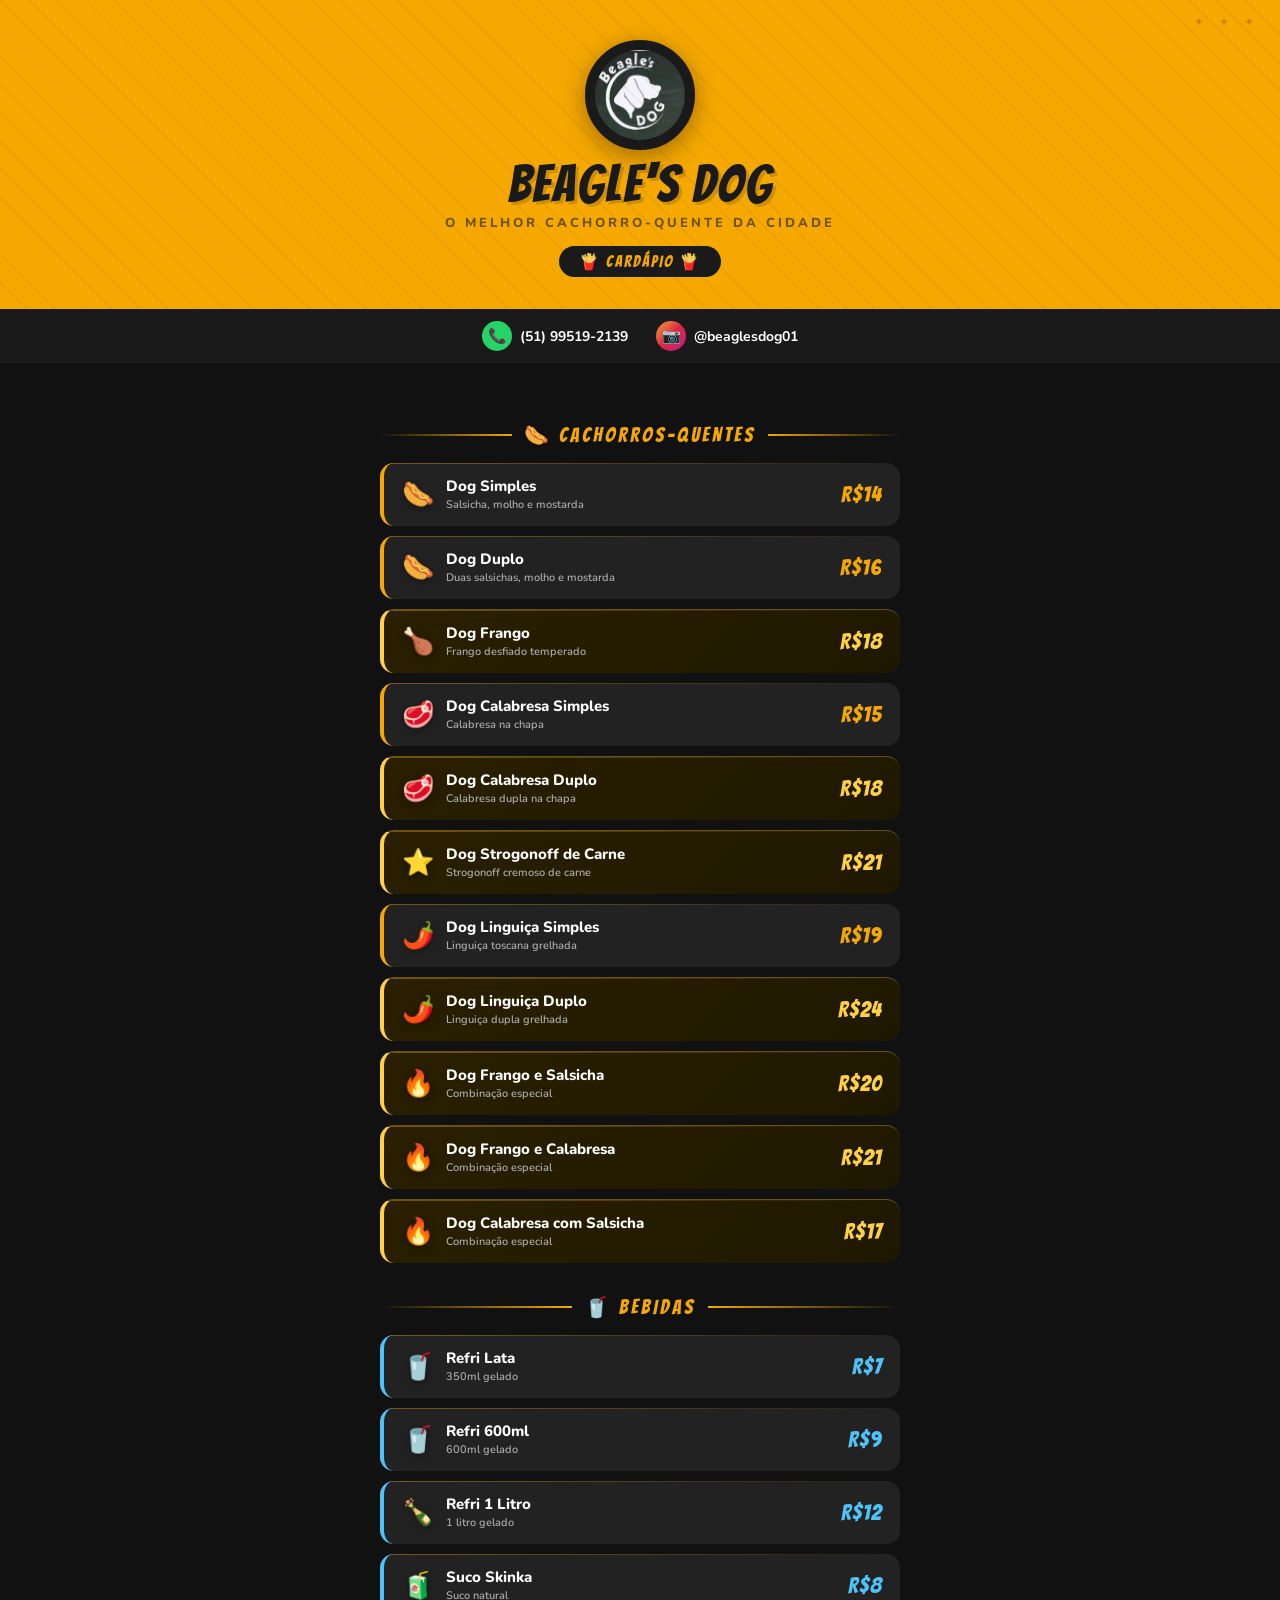
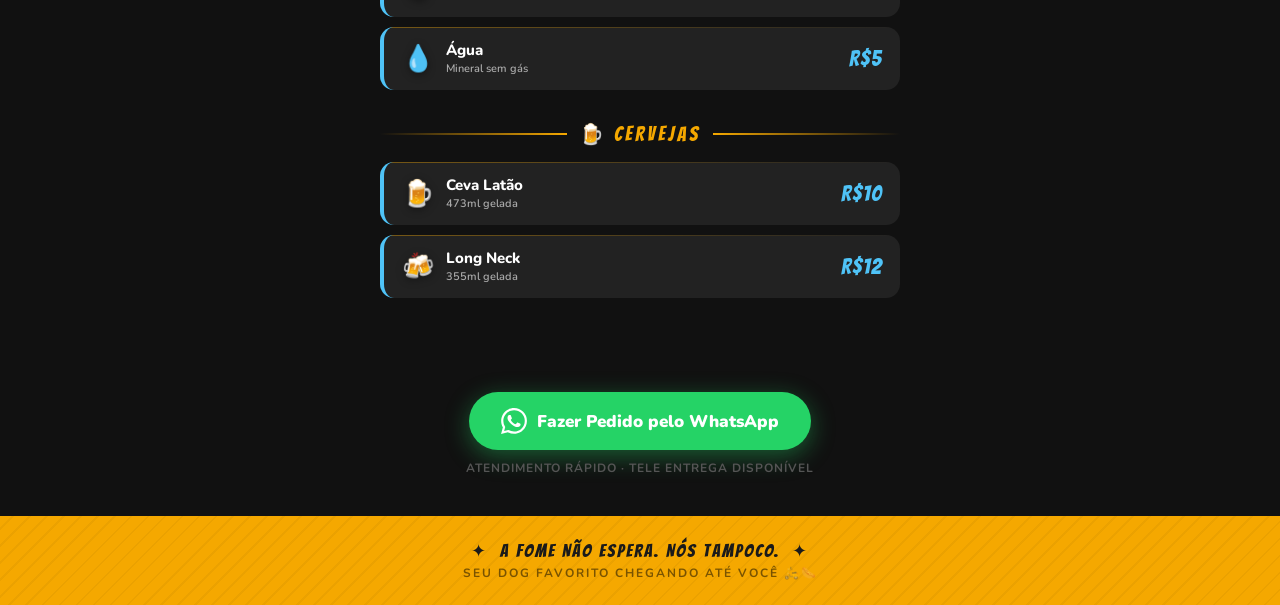
<file: projetos/beagles-dog-cardapio (1).html>
<!DOCTYPE html>
<html lang="pt-BR">
<head>
<meta charset="UTF-8">
<meta name="viewport" content="width=device-width, initial-scale=1.0">
<title>Cardápio – Beagle's Dog</title>
<link href="https://fonts.googleapis.com/css2?family=Bangers&family=Nunito:wght@400;600;700;800;900&display=swap" rel="stylesheet">
<style>
  :root {
    --yellow: #F5A800;
    --yellow-light: #FFD147;
    --black: #1A1A1A;
    --dark: #111111;
    --white: #FFFFFF;
    --cream: #FFF8E7;
    --red: #E63329;
  }

  * { margin: 0; padding: 0; box-sizing: border-box; }

  body {
    background: var(--dark);
    font-family: 'Nunito', sans-serif;
    min-height: 100vh;
    overflow-x: hidden;
  }

  /* ── HERO ── */
  .hero {
    background: var(--yellow);
    position: relative;
    overflow: hidden;
    padding: 40px 24px 32px;
    text-align: center;
  }

  .hero::before {
    content: '';
    position: absolute;
    inset: 0;
    background: repeating-linear-gradient(
      45deg,
      transparent,
      transparent 18px,
      rgba(0,0,0,0.04) 18px,
      rgba(0,0,0,0.04) 20px
    );
  }

  /* starburst decorations */
  .hero::after {
    content: '✦ ✦ ✦';
    position: absolute;
    top: 14px;
    right: 20px;
    font-size: 12px;
    color: rgba(0,0,0,0.2);
    letter-spacing: 6px;
  }

  .logo-wrap {
    position: relative;
    display: inline-block;
    margin-bottom: 10px;
  }

  .logo-circle {
    width: 110px;
    height: 110px;
    border-radius: 50%;
    border: 4px solid var(--black);
    background: var(--black);
    display: flex;
    align-items: center;
    justify-content: center;
    margin: 0 auto;
    box-shadow: 0 6px 24px rgba(0,0,0,0.35);
    overflow: hidden;
  }

  /* SVG beagle logo recreation */
  .logo-svg {
    width: 80px;
    height: 80px;
  }

  .brand-name {
    font-family: 'Bangers', cursive;
    font-size: 52px;
    letter-spacing: 2px;
    color: var(--black);
    line-height: 1;
    margin-top: 8px;
    text-shadow: 3px 3px 0 rgba(0,0,0,0.15);
  }

  .brand-tagline {
    font-size: 13px;
    font-weight: 800;
    text-transform: uppercase;
    letter-spacing: 3px;
    color: var(--black);
    opacity: 0.6;
    margin-top: 4px;
  }

  .badge {
    display: inline-block;
    background: var(--black);
    color: var(--yellow);
    font-family: 'Bangers', cursive;
    font-size: 16px;
    letter-spacing: 2px;
    padding: 6px 20px;
    border-radius: 50px;
    margin-top: 14px;
  }

  /* ── CONTACT BAR ── */
  .contact-bar {
    background: var(--black);
    display: flex;
    align-items: center;
    justify-content: center;
    gap: 28px;
    padding: 12px 20px;
    flex-wrap: wrap;
  }

  .contact-item {
    display: flex;
    align-items: center;
    gap: 8px;
    color: var(--white);
    font-weight: 700;
    font-size: 14px;
    text-decoration: none;
  }

  .contact-item .icon {
    width: 30px;
    height: 30px;
    border-radius: 50%;
    display: flex;
    align-items: center;
    justify-content: center;
    font-size: 15px;
    flex-shrink: 0;
  }

  .icon-phone { background: #25D366; }
  .icon-insta { background: linear-gradient(135deg, #f09433, #e6683c, #dc2743, #cc2366, #bc1888); }

  /* ── MENU BODY ── */
  .menu-body {
    padding: 28px 20px 60px;
    max-width: 560px;
    margin: 0 auto;
  }

  /* category label */
  .cat-label {
    display: flex;
    align-items: center;
    gap: 12px;
    margin: 32px 0 16px;
  }

  .cat-label::before,
  .cat-label::after {
    content: '';
    flex: 1;
    height: 2px;
    background: linear-gradient(to right, transparent, var(--yellow));
  }
  .cat-label::after {
    background: linear-gradient(to left, transparent, var(--yellow));
  }

  .cat-label span {
    font-family: 'Bangers', cursive;
    font-size: 20px;
    letter-spacing: 3px;
    color: var(--yellow);
    white-space: nowrap;
  }

  /* item card */
  .item {
    display: flex;
    align-items: center;
    justify-content: space-between;
    background: #222;
    border-radius: 14px;
    padding: 14px 18px;
    margin-bottom: 10px;
    border-left: 4px solid var(--yellow);
    transition: transform 0.15s, box-shadow 0.15s;
    position: relative;
    overflow: hidden;
  }

  .item::before {
    content: '';
    position: absolute;
    top: 0; left: 0; right: 0;
    height: 1px;
    background: linear-gradient(to right, var(--yellow), transparent);
    opacity: 0.4;
  }

  .item:hover {
    transform: translateX(4px);
    box-shadow: -4px 0 16px rgba(245,168,0,0.25);
  }

  .item-left {
    display: flex;
    align-items: center;
    gap: 12px;
  }

  .item-emoji {
    font-size: 26px;
    filter: drop-shadow(0 2px 4px rgba(0,0,0,0.4));
    flex-shrink: 0;
  }

  .item-name {
    font-size: 15px;
    font-weight: 800;
    color: var(--white);
    line-height: 1.2;
  }

  .item-desc {
    font-size: 11px;
    color: #aaa;
    font-weight: 600;
    margin-top: 2px;
  }

  .item-price {
    font-family: 'Bangers', cursive;
    font-size: 22px;
    color: var(--yellow);
    letter-spacing: 1px;
    white-space: nowrap;
  }

  /* highlight card (featured) */
  .item.featured {
    background: linear-gradient(135deg, #2a1f00, #1f1800);
    border-left-color: var(--yellow-light);
    border-top: 1px solid rgba(255,209,71,0.3);
  }

  .item.featured .item-price {
    color: var(--yellow-light);
  }

  /* bebidas style */
  .item.drink {
    border-left-color: #4fc3f7;
  }
  .item.drink .item-price {
    color: #4fc3f7;
  }

  /* ── FOOTER ── */
  .footer {
    background: var(--yellow);
    text-align: center;
    padding: 24px 20px;
    position: relative;
    overflow: hidden;
  }

  .footer::before {
    content: '';
    position: absolute;
    inset: 0;
    background: repeating-linear-gradient(
      -45deg,
      transparent,
      transparent 10px,
      rgba(0,0,0,0.04) 10px,
      rgba(0,0,0,0.04) 12px
    );
  }

  .footer-txt {
    position: relative;
    font-family: 'Bangers', cursive;
    font-size: 18px;
    letter-spacing: 2px;
    color: var(--black);
  }

  .footer-sub {
    position: relative;
    font-size: 12px;
    font-weight: 700;
    color: rgba(0,0,0,0.5);
    margin-top: 4px;
    text-transform: uppercase;
    letter-spacing: 2px;
  }

  .whatsapp-wrap {
    background: var(--dark);
    padding: 8px 20px 40px;
    text-align: center;
  }

  .whatsapp-btn {
    display: inline-flex;
    align-items: center;
    justify-content: center;
    gap: 10px;
    background: #25D366;
    color: white;
    font-family: 'Nunito', sans-serif;
    font-size: 17px;
    font-weight: 900;
    text-decoration: none;
    padding: 16px 32px;
    border-radius: 50px;
    margin-top: 16px;
    box-shadow: 0 6px 24px rgba(37,211,102,0.4);
    transition: transform 0.15s, box-shadow 0.15s;
    animation: pulse 2s infinite;
  }

  .whatsapp-btn:hover {
    transform: translateY(-3px);
    box-shadow: 0 10px 32px rgba(37,211,102,0.55);
  }

  .whatsapp-btn svg {
    width: 26px;
    height: 26px;
    flex-shrink: 0;
  }

  .whatsapp-hint {
    font-size: 12px;
    color: #555;
    margin-top: 10px;
    font-weight: 700;
    letter-spacing: 1px;
    text-transform: uppercase;
  }

  @keyframes pulse {
    0%, 100% { box-shadow: 0 6px 24px rgba(37,211,102,0.4); }
    50% { box-shadow: 0 6px 36px rgba(37,211,102,0.7); }
  }

  /* sparkle stars */
  .star {
    display: inline-block;
    animation: spin 4s linear infinite;
    font-size: 18px;
  }
  @keyframes spin {
    from { transform: rotate(0deg); }
    to   { transform: rotate(360deg); }
  }

  /* entrance animation */
  .item {
    animation: slideIn 0.4s ease both;
  }
  @keyframes slideIn {
    from { opacity: 0; transform: translateX(-16px); }
    to   { opacity: 1; transform: translateX(0); }
  }
  .item:nth-child(1)  { animation-delay: 0.05s; }
  .item:nth-child(2)  { animation-delay: 0.10s; }
  .item:nth-child(3)  { animation-delay: 0.15s; }
  .item:nth-child(4)  { animation-delay: 0.20s; }
  .item:nth-child(5)  { animation-delay: 0.25s; }
  .item:nth-child(6)  { animation-delay: 0.30s; }
  .item:nth-child(7)  { animation-delay: 0.35s; }
  .item:nth-child(8)  { animation-delay: 0.40s; }
  .item:nth-child(9)  { animation-delay: 0.45s; }
  .item:nth-child(10) { animation-delay: 0.50s; }
  .item:nth-child(11) { animation-delay: 0.55s; }
</style>
</head>
<body>

<!-- ── HERO ── -->
<div class="hero">
  <div class="logo-circle">
    <img src="[data-uri]" 
         alt="Beagle's Dog" style="width:90px;height:90px;object-fit:cover;border-radius:50%;"/>
  </div>
  <div class="brand-name">Beagle's Dog</div>
  <div class="brand-tagline">O melhor cachorro-quente da cidade</div>
  <div class="badge">🍟 CARDÁPIO 🍟</div>
</div>

<!-- ── CONTACT BAR ── -->
<div class="contact-bar">
  <a class="contact-item" href="tel:51995192139">
    <div class="icon icon-phone">📞</div>
    <span>(51) 99519-2139</span>
  </a>
  <a class="contact-item" href="https://instagram.com/beaglesdog01" target="_blank">
    <div class="icon icon-insta">📷</div>
    <span>@beaglesdog01</span>
  </a>
</div>

<!-- ── MENU ── -->
<div class="menu-body">

  <div class="cat-label"><span>🌭 CACHORROS-QUENTES</span></div>

  <div class="item">
    <div class="item-left">
      <span class="item-emoji">🌭</span>
      <div>
        <div class="item-name">Dog Simples</div>
        <div class="item-desc">Salsicha, molho e mostarda</div>
      </div>
    </div>
    <div class="item-price">R$14</div>
  </div>

  <div class="item">
    <div class="item-left">
      <span class="item-emoji">🌭</span>
      <div>
        <div class="item-name">Dog Duplo</div>
        <div class="item-desc">Duas salsichas, molho e mostarda</div>
      </div>
    </div>
    <div class="item-price">R$16</div>
  </div>

  <div class="item featured">
    <div class="item-left">
      <span class="item-emoji">🍗</span>
      <div>
        <div class="item-name">Dog Frango</div>
        <div class="item-desc">Frango desfiado temperado</div>
      </div>
    </div>
    <div class="item-price">R$18</div>
  </div>

  <div class="item">
    <div class="item-left">
      <span class="item-emoji">🥩</span>
      <div>
        <div class="item-name">Dog Calabresa Simples</div>
        <div class="item-desc">Calabresa na chapa</div>
      </div>
    </div>
    <div class="item-price">R$15</div>
  </div>

  <div class="item featured">
    <div class="item-left">
      <span class="item-emoji">🥩</span>
      <div>
        <div class="item-name">Dog Calabresa Duplo</div>
        <div class="item-desc">Calabresa dupla na chapa</div>
      </div>
    </div>
    <div class="item-price">R$18</div>
  </div>

  <div class="item featured">
    <div class="item-left">
      <span class="item-emoji">⭐</span>
      <div>
        <div class="item-name">Dog Strogonoff de Carne</div>
        <div class="item-desc">Strogonoff cremoso de carne</div>
      </div>
    </div>
    <div class="item-price">R$21</div>
  </div>

  <div class="item">
    <div class="item-left">
      <span class="item-emoji">🌶️</span>
      <div>
        <div class="item-name">Dog Linguiça Simples</div>
        <div class="item-desc">Linguiça toscana grelhada</div>
      </div>
    </div>
    <div class="item-price">R$19</div>
  </div>

  <div class="item featured">
    <div class="item-left">
      <span class="item-emoji">🌶️</span>
      <div>
        <div class="item-name">Dog Linguiça Duplo</div>
        <div class="item-desc">Linguiça dupla grelhada</div>
      </div>
    </div>
    <div class="item-price">R$24</div>
  </div>

  <div class="item featured">
    <div class="item-left">
      <span class="item-emoji">🔥</span>
      <div>
        <div class="item-name">Dog Frango e Salsicha</div>
        <div class="item-desc">Combinação especial</div>
      </div>
    </div>
    <div class="item-price">R$20</div>
  </div>

  <div class="item featured">
    <div class="item-left">
      <span class="item-emoji">🔥</span>
      <div>
        <div class="item-name">Dog Frango e Calabresa</div>
        <div class="item-desc">Combinação especial</div>
      </div>
    </div>
    <div class="item-price">R$21</div>
  </div>

  <div class="item featured">
    <div class="item-left">
      <span class="item-emoji">🔥</span>
      <div>
        <div class="item-name">Dog Calabresa com Salsicha</div>
        <div class="item-desc">Combinação especial</div>
      </div>
    </div>
    <div class="item-price">R$17</div>
  </div>

  <div class="cat-label"><span>🥤 BEBIDAS</span></div>

  <div class="item drink">
    <div class="item-left">
      <span class="item-emoji">🥤</span>
      <div>
        <div class="item-name">Refri Lata</div>
        <div class="item-desc">350ml gelado</div>
      </div>
    </div>
    <div class="item-price">R$7</div>
  </div>

  <div class="item drink">
    <div class="item-left">
      <span class="item-emoji">🥤</span>
      <div>
        <div class="item-name">Refri 600ml</div>
        <div class="item-desc">600ml gelado</div>
      </div>
    </div>
    <div class="item-price">R$9</div>
  </div>

  <div class="item drink">
    <div class="item-left">
      <span class="item-emoji">🍾</span>
      <div>
        <div class="item-name">Refri 1 Litro</div>
        <div class="item-desc">1 litro gelado</div>
      </div>
    </div>
    <div class="item-price">R$12</div>
  </div>

  <div class="item drink">
    <div class="item-left">
      <span class="item-emoji">🧃</span>
      <div>
        <div class="item-name">Suco Skinka</div>
        <div class="item-desc">Suco natural</div>
      </div>
    </div>
    <div class="item-price">R$8</div>
  </div>

  <div class="item drink">
    <div class="item-left">
      <span class="item-emoji">💧</span>
      <div>
        <div class="item-name">Água</div>
        <div class="item-desc">Mineral sem gás</div>
      </div>
    </div>
    <div class="item-price">R$5</div>
  </div>

  <div class="cat-label"><span>🍺 CERVEJAS</span></div>

  <div class="item drink">
    <div class="item-left">
      <span class="item-emoji">🍺</span>
      <div>
        <div class="item-name">Ceva Latão</div>
        <div class="item-desc">473ml gelada</div>
      </div>
    </div>
    <div class="item-price">R$10</div>
  </div>

  <div class="item drink">
    <div class="item-left">
      <span class="item-emoji">🍻</span>
      <div>
        <div class="item-name">Long Neck</div>
        <div class="item-desc">355ml gelada</div>
      </div>
    </div>
    <div class="item-price">R$12</div>
  </div>

</div>

<!-- ── WHATSAPP CTA ── -->
<div class="whatsapp-wrap">
  <a class="whatsapp-btn" href="https://wa.me/5551995192139?text=Olá!%20Gostaria%20de%20fazer%20um%20pedido%20🌭" target="_blank">
    <svg viewBox="0 0 24 24" fill="white" xmlns="http://www.w3.org/2000/svg">
      <path d="M17.472 14.382c-.297-.149-1.758-.867-2.03-.967-.273-.099-.471-.148-.67.15-.197.297-.767.966-.94 1.164-.173.199-.347.223-.644.075-.297-.15-1.255-.463-2.39-1.475-.883-.788-1.48-1.761-1.653-2.059-.173-.297-.018-.458.13-.606.134-.133.298-.347.446-.52.149-.174.198-.298.298-.497.099-.198.05-.371-.025-.52-.075-.149-.669-1.612-.916-2.207-.242-.579-.487-.5-.669-.51-.173-.008-.371-.01-.57-.01-.198 0-.52.074-.792.372-.272.297-1.04 1.016-1.04 2.479 0 1.462 1.065 2.875 1.213 3.074.149.198 2.096 3.2 5.077 4.487.709.306 1.262.489 1.694.625.712.227 1.36.195 1.871.118.571-.085 1.758-.719 2.006-1.413.248-.694.248-1.289.173-1.413-.074-.124-.272-.198-.57-.347m-5.421 7.403h-.004a9.87 9.87 0 01-5.031-1.378l-.361-.214-3.741.982.998-3.648-.235-.374a9.86 9.86 0 01-1.51-5.26c.001-5.45 4.436-9.884 9.888-9.884 2.64 0 5.122 1.03 6.988 2.898a9.825 9.825 0 012.893 6.994c-.003 5.45-4.437 9.884-9.885 9.884m8.413-18.297A11.815 11.815 0 0012.05 0C5.495 0 .16 5.335.157 11.892c0 2.096.547 4.142 1.588 5.945L.057 24l6.305-1.654a11.882 11.882 0 005.683 1.448h.005c6.554 0 11.89-5.335 11.893-11.893a11.821 11.821 0 00-3.48-8.413z"/>
    </svg>
    Fazer Pedido pelo WhatsApp
  </a>
  <div class="whatsapp-hint">Atendimento rápido · Tele entrega disponível</div>
</div>

<!-- ── FOOTER ── -->
<div class="footer">
  <div class="footer-txt"><span class="star">✦</span> &nbsp;A FOME NÃO ESPERA. NÓS TAMPOCO.&nbsp; <span class="star">✦</span></div>
  <div class="footer-sub">Seu dog favorito chegando até você 🛵🌭</div>
</div>

</body>
</html>
</file>
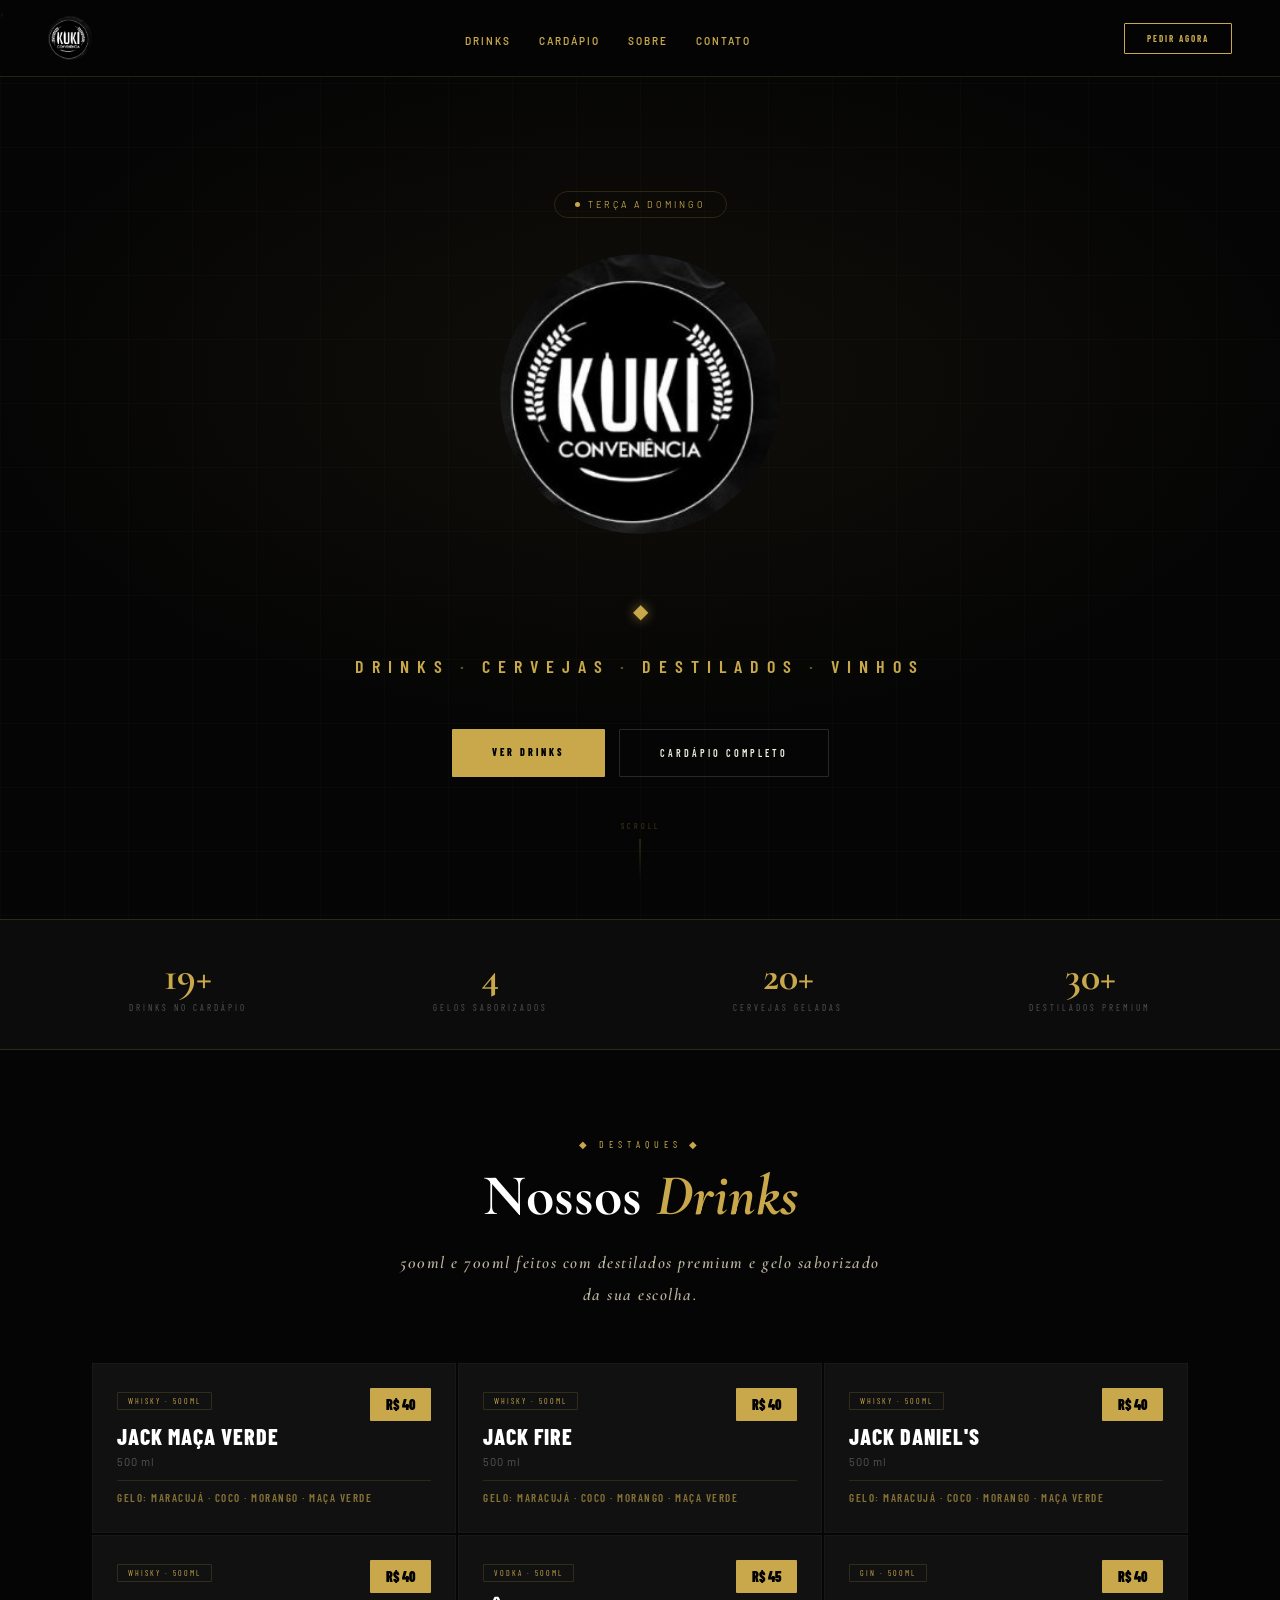
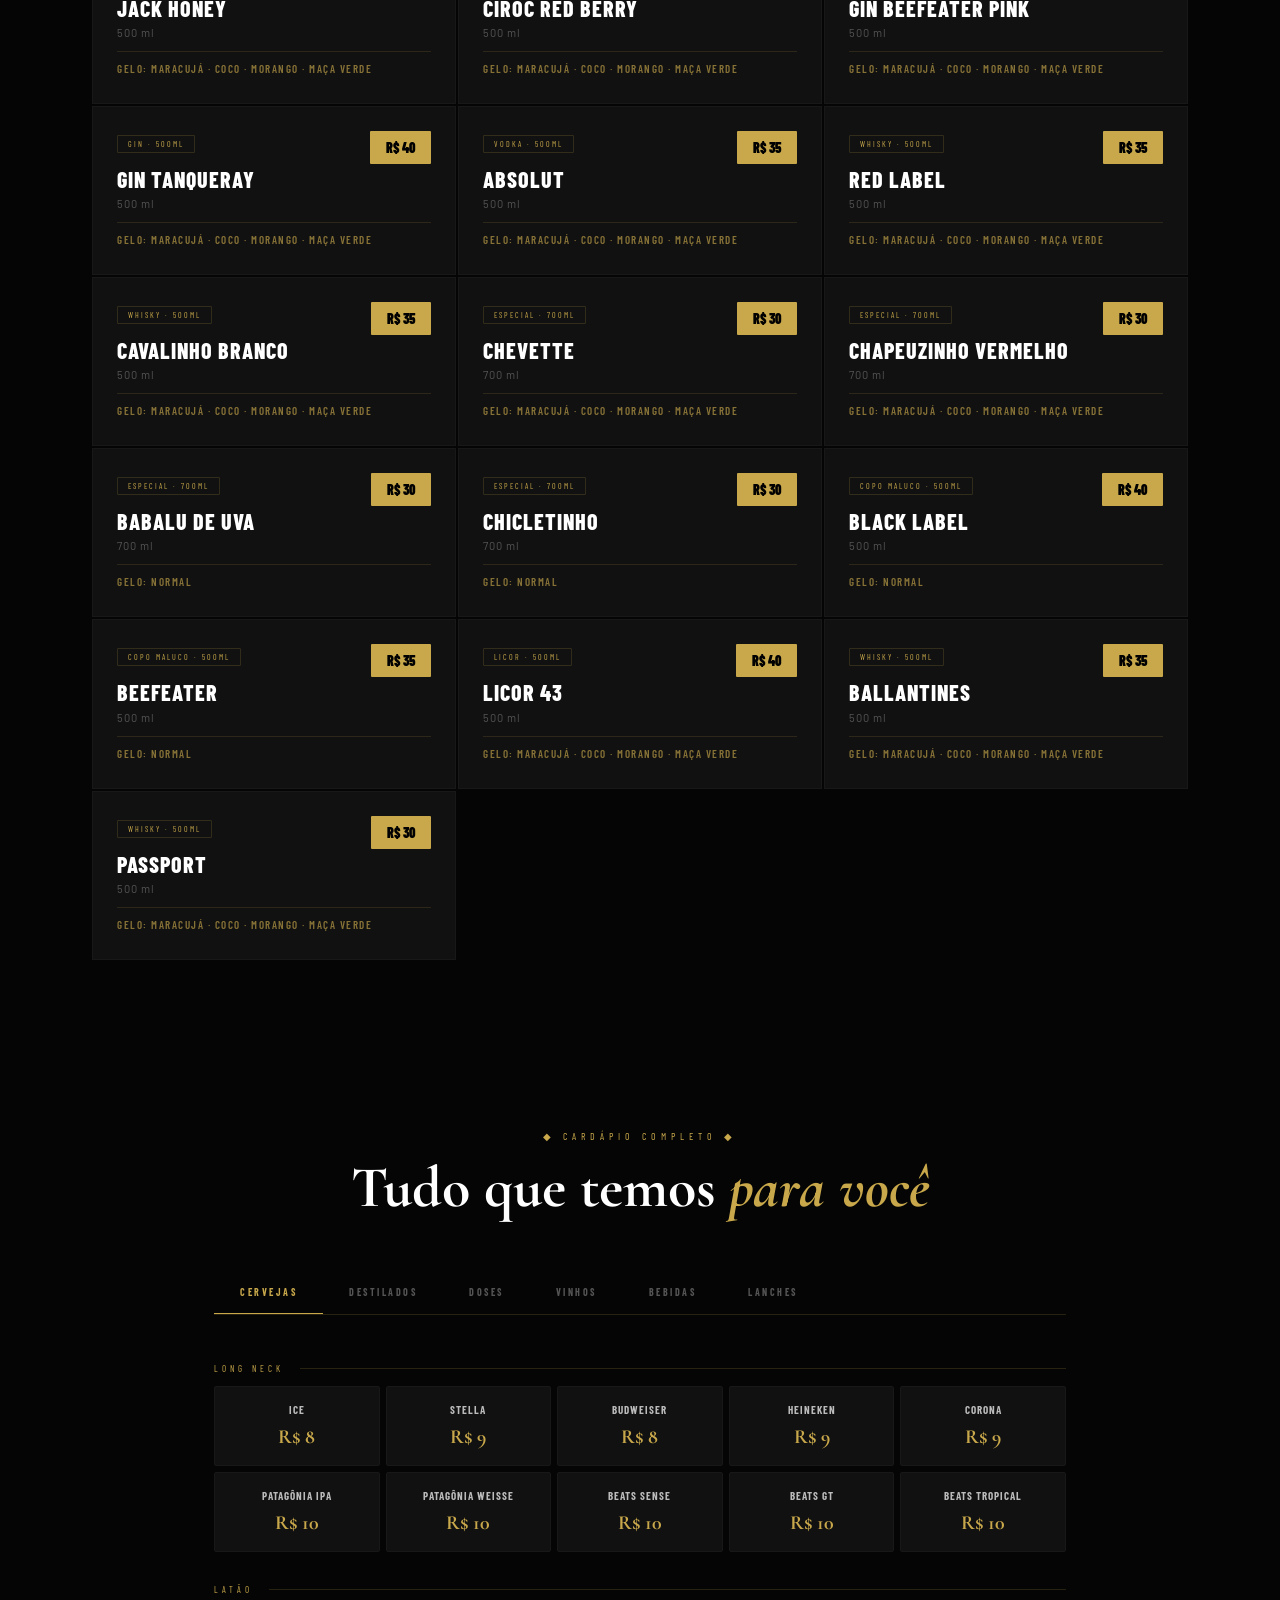
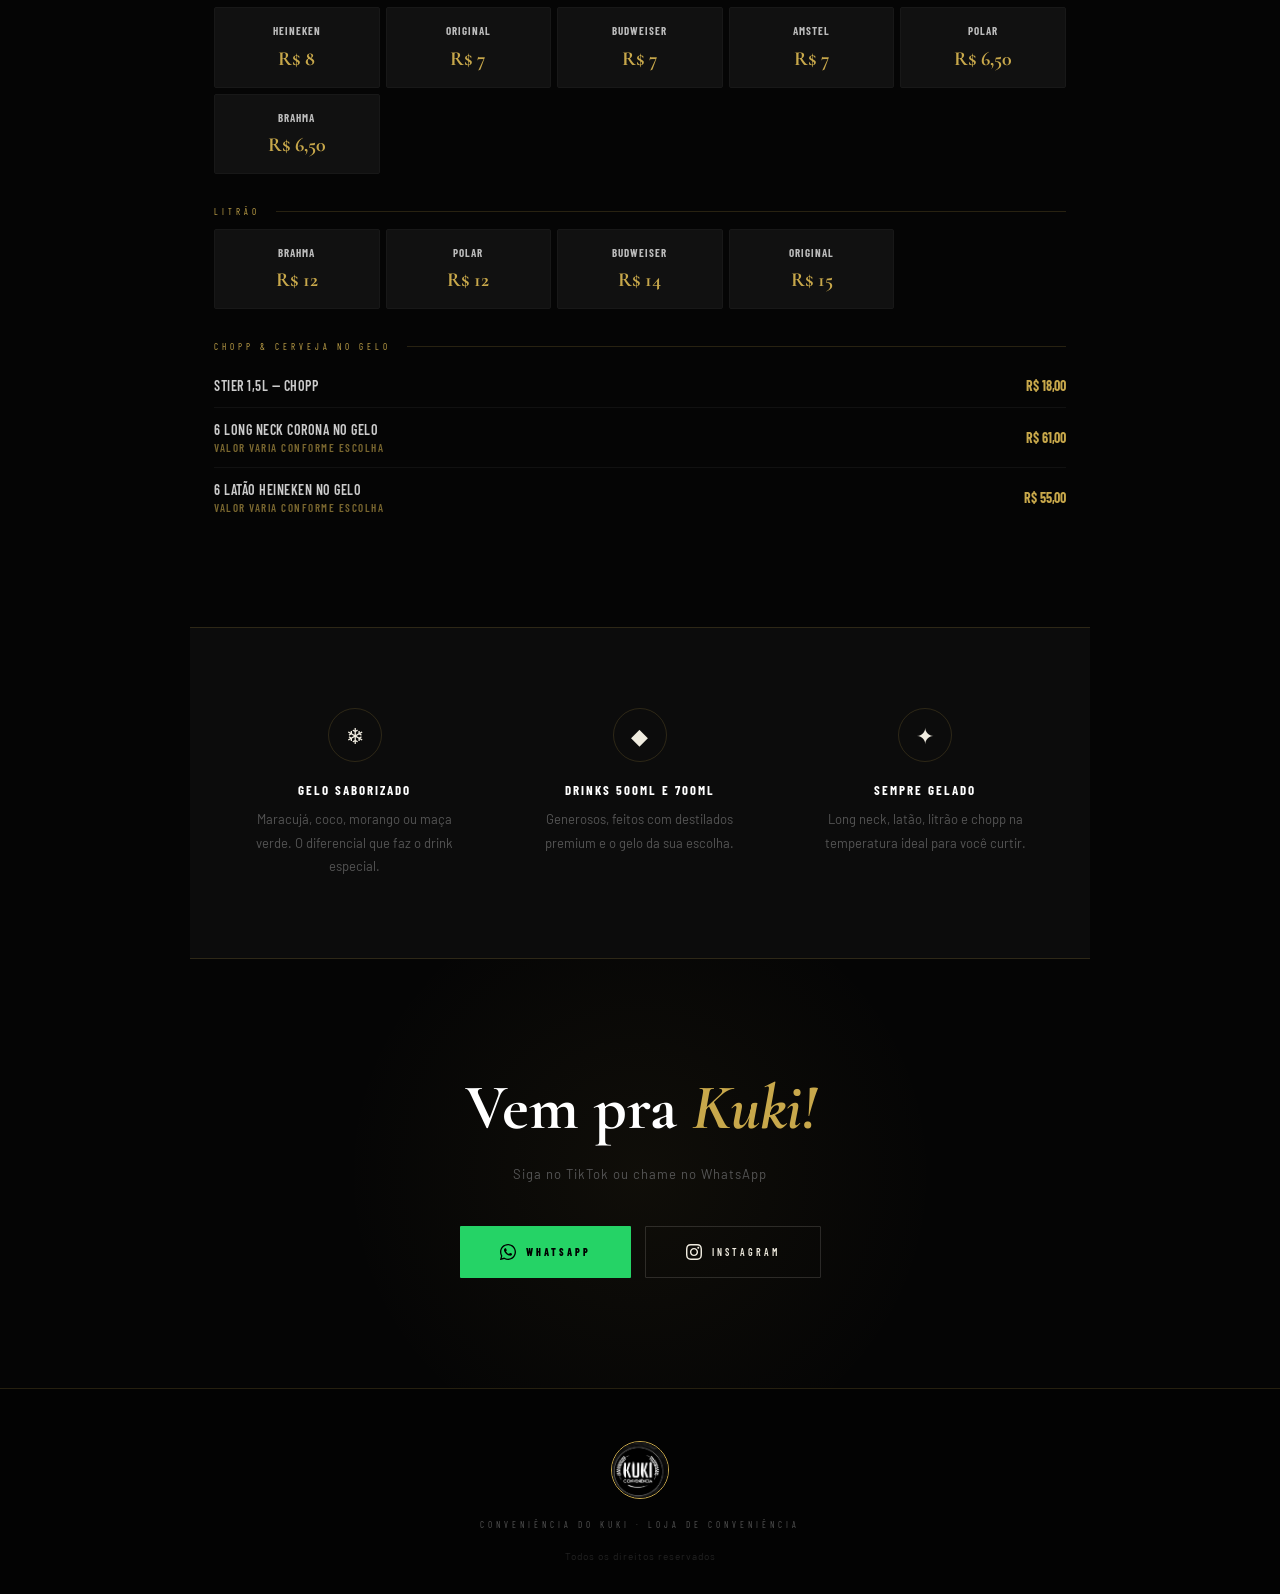
<file: projetos/kuki-landing.html>
,<!DOCTYPE html>
<html lang="pt-BR">
<head>
<meta charset="UTF-8">
<meta name="viewport" content="width=device-width, initial-scale=1.0, viewport-fit=cover">
<title>Kuki Conveniência</title>
<link href="https://fonts.googleapis.com/css2?family=Cormorant+Garamond:ital,wght@0,600;0,700;1,600;1,700&family=Barlow+Condensed:wght@400;600;700;800;900&family=Barlow:wght@300;400;500&display=swap" rel="stylesheet">
<style>
:root{--gold:#c8a84b;--gold2:#e8c86b;--gold-dim:rgba(200,168,75,0.12);--black:#050505;--dark:#0c0c0c;--card:#111;--border:rgba(200,168,75,0.18);--text:#f0ece0;--muted:#555}
*{margin:0;padding:0;box-sizing:border-box}
html{scroll-behavior:smooth;scroll-padding-top:70px}
body{background:var(--black);color:var(--text);font-family:'Barlow',sans-serif;overflow-x:hidden}

/* NAV */
nav{position:fixed;top:0;left:0;right:0;z-index:200;display:flex;align-items:center;justify-content:space-between;padding:16px 48px;background:rgba(5,5,5,0.88);backdrop-filter:blur(24px);border-bottom:1px solid var(--border);transition:padding .3s}
.nav-left{display:flex;align-items:center;gap:14px}
.nav-logo-img{width:44px;height:44px;border-radius:50%;object-fit:cover}
.nav-title{font-family:'Barlow Condensed',sans-serif;font-size:15px;letter-spacing:3px;font-weight:700;text-transform:uppercase;color:#fff}
.nav-links{display:flex;gap:28px;list-style:none}
.nav-links a{font-size:10px;letter-spacing:2px;text-transform:uppercase;color:var(--gold);text-decoration:none;font-weight:600;transition:color .2s}
.nav-links a:hover{color:var(--gold)}
.nav-cta{border:1px solid var(--gold);color:var(--gold);padding:9px 22px;font-size:9px;letter-spacing:2px;text-transform:uppercase;font-family:'Barlow Condensed',sans-serif;font-weight:700;cursor:pointer;text-decoration:none;transition:all .2s;border-radius:1px}
.nav-cta:hover{background:var(--gold);color:#000}

/* HERO */
.hero{min-height:100vh;display:flex;flex-direction:column;align-items:center;justify-content:center;text-align:center;padding:110px 20px 80px;position:relative;overflow:hidden}
.hero-bg{position:absolute;inset:0;background:radial-gradient(ellipse 80% 60% at 50% 40%,rgba(200,168,75,0.06) 0%,transparent 65%)}
.hero-grid{position:absolute;inset:0;background-image:linear-gradient(rgba(200,168,75,0.025) 1px,transparent 1px),linear-gradient(90deg,rgba(200,168,75,0.025) 1px,transparent 1px);background-size:64px 64px}
.hero-badge{display:inline-flex;align-items:center;gap:8px;border:1px solid var(--border);border-radius:40px;padding:7px 20px;font-size:9px;letter-spacing:3px;text-transform:uppercase;color:var(--gold);margin-bottom:36px;position:relative;z-index:1;animation:up .7s ease both}
.hero-badge::before{content:'';width:5px;height:5px;border-radius:50%;background:var(--gold);animation:pulse 2s infinite}
.hero-logo{width:280px;height:280px;border-radius:50%;object-fit:cover;position:relative;z-index:1;margin:0 auto 32px;animation:up .7s .1s ease both}
.hero h1{font-family:'Cormorant Garamond',serif;font-size:clamp(52px,9vw,96px);font-weight:900;line-height:.95;color:#fff;letter-spacing:-2px;position:relative;z-index:1;animation:up .7s .2s ease both}
.hero h1 em{color:var(--gold);font-style:italic;display:block}
.hero-rule{display:flex;align-items:center;gap:24px;margin:32px auto;width:420px;max-width:90%;position:relative;z-index:1;animation:up .7s .3s ease both}
.hero-rule::before,.hero-rule::after{content:'';flex:1;height:2px;background:linear-gradient(90deg,transparent,var(--gold-light),transparent);}
.hero-rule span{font-size:16px;color:var(--gold)}
.hero-sub{font-family:'Barlow Condensed',sans-serif;font-size:18px;letter-spacing:8px;color:rgba(240,236,220,0.75);text-transform:uppercase;position:relative;z-index:1;animation:up .7s .35s ease both;margin-bottom:52px;font-weight:600;display:flex;flex-wrap:wrap;align-items:center;justify-content:center;gap:0}
.hero-btns{display:flex;gap:14px;justify-content:center;flex-wrap:wrap;position:relative;z-index:1;animation:up .7s .45s ease both}
.btn-gold{background:var(--gold);color:#000;border:none;padding:17px 40px;font-size:10px;letter-spacing:3px;text-transform:uppercase;font-family:'Barlow Condensed',sans-serif;font-weight:800;cursor:pointer;text-decoration:none;border-radius:1px;transition:all .2s;display:inline-block}
.btn-gold:hover{background:var(--gold2);transform:translateY(-2px)}
.btn-ghost{background:transparent;color:var(--text);border:1px solid rgba(240,236,224,0.15);padding:17px 40px;font-size:10px;letter-spacing:3px;text-transform:uppercase;font-family:'Barlow Condensed',sans-serif;font-weight:600;cursor:pointer;text-decoration:none;border-radius:1px;transition:all .2s;display:inline-block}
.btn-ghost:hover{border-color:var(--gold);color:var(--gold)}
.scroll-ind{position:absolute;bottom:36px;left:50%;transform:translateX(-50%);display:flex;flex-direction:column;align-items:center;gap:8px;opacity:.35;z-index:1}
.scroll-ind span{font-size:8px;letter-spacing:3px;text-transform:uppercase;color:var(--gold);font-family:'Barlow Condensed',sans-serif}
.scroll-line{width:1px;height:44px;background:linear-gradient(180deg,var(--gold),transparent);animation:scrollAnim 1.8s ease-in-out infinite}

/* STATS */
.stats-bar{background:var(--dark);border-top:1px solid var(--border);border-bottom:1px solid var(--border);padding:36px 48px;display:flex;justify-content:space-around;flex-wrap:wrap;gap:24px}
.stat{text-align:center}
.stat-n{font-family:'Cormorant Garamond',serif;font-size:40px;font-weight:700;color:var(--gold);line-height:1}
.stat-l{font-family:'Barlow Condensed',sans-serif;font-size:9px;letter-spacing:3px;color:var(--muted);text-transform:uppercase;margin-top:6px}

/* SECTION HEADER */
.sec-header{text-align:center;padding:88px 20px 52px}
.sec-tag{font-family:'Barlow Condensed',sans-serif;font-size:10px;letter-spacing:5px;color:var(--gold);text-transform:uppercase;display:block;margin-bottom:16px}
.sec-header h2{font-family:'Cormorant Garamond',serif;font-size:clamp(34px,5vw,58px);font-weight:700;color:#fff;line-height:1.05}
.sec-header h2 em{color:var(--gold);font-style:italic}
.sec-header p{font-size:17px;color:rgba(220,210,185,0.85);letter-spacing:1.5px;margin-top:20px;max-width:480px;margin-left:auto;margin-right:auto;line-height:1.9;font-style:italic;font-family:"Cormorant Garamond",serif;font-weight:600}

/* DRINKS SPOTLIGHT */
.drinks-grid{display:grid;grid-template-columns:repeat(auto-fill,minmax(280px,1fr));gap:2px;padding:0 2px 2px;max-width:1100px;margin:0 auto 80px}
.drink-card{background:var(--card);border:1px solid #181818;padding:28px 24px;position:relative;transition:all .25s;cursor:default;overflow:hidden}
.drink-card::before{content:'';position:absolute;top:0;left:0;width:3px;height:100%;background:var(--gold);transform:scaleY(0);transform-origin:bottom;transition:transform .3s}
.drink-card:hover{background:#161616;transform:translateY(-4px)}
.drink-card:hover::before{transform:scaleY(1)}
.drink-cat-chip{display:inline-block;border:1px solid var(--border);padding:3px 10px;font-family:'Barlow Condensed',sans-serif;font-size:8px;letter-spacing:2px;text-transform:uppercase;color:var(--gold);border-radius:1px;margin-bottom:14px}
.drink-name{font-family:'Barlow Condensed',sans-serif;font-size:22px;font-weight:800;letter-spacing:1px;text-transform:uppercase;color:#fff;line-height:1.1;margin-bottom:6px}
.drink-vol{font-size:11px;color:var(--muted);letter-spacing:1px;margin-bottom:12px}
.drink-note-txt{font-size:11px;color:rgba(200,168,75,0.65);letter-spacing:1.5px;text-transform:uppercase;border-top:1px solid rgba(200,168,75,0.15);padding-top:10px;margin-top:10px;font-weight:600;font-family:"Barlow Condensed",sans-serif}
.drink-price-badge{position:absolute;top:24px;right:24px;background:var(--gold);color:#000;padding:8px 16px;font-family:'Barlow Condensed',sans-serif;font-size:14px;font-weight:900;border-radius:1px}

/* MENU TABS */
.menu-wrap{max-width:900px;margin:0 auto;padding:0 24px 100px}
.tabs{display:flex;overflow-x:auto;scrollbar-width:none;border-bottom:1px solid var(--border);margin-bottom:48px}
.tabs::-webkit-scrollbar{display:none}
.tab{padding:14px 26px;min-height:44px;touch-action:manipulation;font-family:'Barlow Condensed',sans-serif;font-size:10px;letter-spacing:2.5px;text-transform:uppercase;color:var(--muted);background:none;border:none;border-bottom:2px solid transparent;cursor:pointer;white-space:nowrap;transition:all .2s;margin-bottom:-1px;font-weight:700}
.tab.on{color:var(--gold);border-bottom-color:var(--gold)}
.pane{display:none}.pane.on{display:block}
.pane-cat{display:flex;align-items:center;gap:16px;font-family:'Barlow Condensed',sans-serif;font-size:9px;letter-spacing:4px;color:var(--gold);text-transform:uppercase;margin:32px 0 12px}
.pane-cat::after{content:'';flex:1;height:1px;background:var(--border)}
.p-item{display:flex;align-items:center;justify-content:space-between;gap:12px;padding:13px 0;border-bottom:1px solid #111}
.p-item:last-child{border-bottom:none}
.p-name{font-family:'Barlow Condensed',sans-serif;font-size:14px;font-weight:600;letter-spacing:.5px;text-transform:uppercase;color:#ccc}
.p-note{font-size:11px;color:rgba(200,168,75,0.6);text-transform:uppercase;letter-spacing:1.5px;margin-top:3px;font-weight:600;font-family:"Barlow Condensed",sans-serif}
.p-price{font-family:'Barlow Condensed',sans-serif;font-size:14px;font-weight:700;color:var(--gold);white-space:nowrap}
.g-grid{display:grid;grid-template-columns:repeat(auto-fill,minmax(140px,1fr));gap:6px;margin:8px 0}
.g-card{background:var(--card);border:1px solid #181818;border-radius:2px;padding:16px 12px;text-align:center;transition:border-color .2s}
.g-card:hover{border-color:var(--gold)}
.g-name{font-family:'Barlow Condensed',sans-serif;font-size:11px;font-weight:700;letter-spacing:1px;text-transform:uppercase;color:#bbb;line-height:1.3}
.g-price{font-family:'Cormorant Garamond',serif;font-size:20px;font-weight:700;color:var(--gold);margin-top:8px}

/* FEATURES */
.features{background:var(--dark);border-top:1px solid var(--border);border-bottom:1px solid var(--border);padding:80px 48px;display:grid;grid-template-columns:repeat(auto-fit,minmax(200px,1fr));gap:52px;max-width:900px;margin:0 auto}
.feat{text-align:center}
.feat-icon{width:54px;height:54px;border:1px solid var(--border);border-radius:50%;display:flex;align-items:center;justify-content:center;margin:0 auto 20px;font-size:22px}
.feat h3{font-family:'Barlow Condensed',sans-serif;font-size:13px;letter-spacing:2px;text-transform:uppercase;color:#fff;font-weight:700;margin-bottom:10px}
.feat p{font-size:13px;color:var(--muted);line-height:1.8}

/* CTA */
.cta{padding:110px 20px;text-align:center;position:relative;overflow:hidden}
.cta::before{content:'';position:absolute;width:600px;height:600px;border-radius:50%;background:radial-gradient(circle,rgba(200,168,75,0.055) 0%,transparent 70%);top:50%;left:50%;transform:translate(-50%,-50%)}
.cta h2{font-family:'Cormorant Garamond',serif;font-size:clamp(36px,6vw,64px);font-weight:700;color:#fff;margin-bottom:20px;position:relative;z-index:1}
.cta h2 em{color:var(--gold);font-style:italic}
.cta p{font-size:13px;color:var(--muted);letter-spacing:1px;margin-bottom:44px;position:relative;z-index:1}
.cta-btns{display:flex;gap:14px;justify-content:center;flex-wrap:wrap;position:relative;z-index:1}
.btn-wa{background:#25D366;color:#000;border:none;padding:17px 40px;font-size:10px;letter-spacing:3px;text-transform:uppercase;font-family:'Barlow Condensed',sans-serif;font-weight:800;cursor:pointer;text-decoration:none;border-radius:1px;transition:all .2s;display:inline-flex;align-items:center;gap:10px}
.btn-tk{background:transparent;color:var(--text);border:1px solid rgba(240,236,224,0.15);padding:17px 40px;font-size:10px;letter-spacing:3px;text-transform:uppercase;font-family:'Barlow Condensed',sans-serif;font-weight:600;cursor:pointer;text-decoration:none;border-radius:1px;transition:all .2s;display:inline-flex;align-items:center;gap:10px}
.btn-tk:hover{border-color:#fff;color:#fff}

/* FOOTER */
footer{background:#030303;border-top:1px solid var(--border);padding:52px 48px 32px;text-align:center;display:flex;flex-direction:column;align-items:center;gap:20px}
.ft-logo{width:58px;height:58px;border-radius:50%;object-fit:cover;border:1.5px solid var(--gold)}
.ft-tag{font-family:'Barlow Condensed',sans-serif;font-size:9px;letter-spacing:4px;color:var(--muted);text-transform:uppercase}
.ft-copy{font-size:10px;color:#222;letter-spacing:1px}

/* ANIMATIONS */
@keyframes up{from{opacity:0;transform:translateY(22px)}to{opacity:1;transform:translateY(0)}}
@keyframes pulse{0%,100%{opacity:1}50%{opacity:.4}}
@keyframes scrollAnim{0%,100%{opacity:.4;transform:scaleY(.8)}50%{opacity:1;transform:scaleY(1.2)}}

/* RESPONSIVE */
@media(max-width:640px){
nav{padding:12px 16px}
.nav-links{display:none}
.nav-cta{display:none}
.hamburger{display:flex !important}

.hero{padding:90px 16px 60px;min-height:100svh}
.hero-logo{width:200px;height:200px}
.hero-rule{width:90%;max-width:320px}
.hero-sub{font-size:11px;letter-spacing:3px;flex-wrap:wrap;justify-content:center;display:flex;gap:6px 0}
.hero-btns{flex-direction:column;align-items:center;gap:10px}
.btn-gold,.btn-ghost{width:100%;max-width:280px;text-align:center;padding:15px 20px}

.stats-bar{padding:24px 16px;gap:16px}
.stat-n{font-size:30px}
.stat-l{font-size:8px}

.sec-header{padding:56px 16px 36px}
.sec-header h2{font-size:clamp(28px,8vw,44px)}
.sec-header p{font-size:15px}

.drinks-grid{grid-template-columns:1fr;gap:2px;padding:0 0 2px}
.drink-card{padding:20px 18px}
.drink-name{font-size:19px}
.drink-price-badge{font-size:13px;padding:7px 14px}

.tabs{gap:0}
.tab{padding:12px 16px;font-size:9px;letter-spacing:1.5px}
.menu-wrap{padding:0 12px 60px}
.g-grid{grid-template-columns:repeat(2,1fr);gap:6px}
.g-card{padding:14px 10px}
.g-price{font-size:17px}
.p-item{padding:12px 0}
.p-name{font-size:12px}

.features{padding:48px 20px;gap:32px;grid-template-columns:1fr}
.feat h3{font-size:12px}
.feat p{font-size:12px}

.cta{padding:72px 20px}
.cta h2{font-size:clamp(30px,8vw,48px)}
.cta-btns{flex-direction:column;align-items:center;gap:10px}
.btn-wa,.btn-tk{width:100%;max-width:280px;justify-content:center;padding:15px 20px}

footer{padding:40px 20px 28px}
}

.hamburger{display:none;flex-direction:column;gap:5px;background:none;border:none;cursor:pointer;padding:6px;z-index:201}
.hamburger span{display:block;width:22px;height:2px;background:var(--gold);border-radius:2px;transition:all .3s}
.hamburger.open span:nth-child(1){transform:translateY(7px) rotate(45deg)}
.hamburger.open span:nth-child(2){opacity:0}
.hamburger.open span:nth-child(3){transform:translateY(-7px) rotate(-45deg)}
.mobile-menu{display:none;flex-direction:column;background:rgba(5,5,5,0.98);backdrop-filter:blur(20px);border-bottom:1px solid var(--border);padding:8px 0;position:fixed;top:49px;left:0;right:0;z-index:199}
.mobile-menu.open{display:flex}
.mobile-menu a{padding:14px 24px;font-family:"Barlow Condensed",sans-serif;font-size:11px;letter-spacing:3px;text-transform:uppercase;color:var(--gold);text-decoration:none;border-bottom:1px solid rgba(200,168,75,0.08);font-weight:700;transition:background .2s}
.mobile-menu a:last-child{border-bottom:none}
.mobile-menu a:hover{background:rgba(200,168,75,0.06)}
</style>
</head>
<body>

<nav id="nav">
  <div class="nav-left">
    <img class="nav-logo-img" src="[data-uri]" alt="Kuki">
    
  </div>
  <ul class="nav-links">
    <li><a href="#drinks">Drinks</a></li>
    <li><a href="#cardapio">Cardápio</a></li>
    <li><a href="#sobre">Sobre</a></li>
    <li><a href="#contato">Contato</a></li>
  </ul>
  <a href="https://wa.me/5551995805764" target="_blank" class="nav-cta">Pedir Agora</a>
  <button class="hamburger" id="hamburger" onclick="toggleMenu()" aria-label="Menu">
    <span></span><span></span><span></span>
  </button>
</nav>
<div class="mobile-menu" id="mobileMenu">
  <a href="#drinks" onclick="closeMenu()">Drinks</a>
  <a href="#cardapio" onclick="closeMenu()">Cardápio</a>
  <a href="#sobre" onclick="closeMenu()">Sobre</a>
  <a href="https://wa.me/5551995805764" target="_blank" onclick="closeMenu()">Contato</a>
</div>

<!-- HERO -->
<section class="hero">
  <div class="hero-bg"></div>
  <div class="hero-grid"></div>
  <div class="hero-badge">Terça a domingo</div>
  <img class="hero-logo" src="[data-uri]" alt="Kuki Conveniência">
  
  <div class="hero-rule"><span style="font-size:20px;color:var(--gold);filter:drop-shadow(0 0 6px rgba(200,168,75,0.6))">◆</span></div>
  <p class="hero-sub"><span style="color:var(--gold);white-space:nowrap">Drinks</span><span style="color:rgba(200,168,75,0.5);margin:0 10px">&middot;</span><span style="color:var(--gold);white-space:nowrap">Cervejas</span><span style="color:rgba(200,168,75,0.5);margin:0 10px">&middot;</span><span style="color:var(--gold);white-space:nowrap">Destilados</span><span style="color:rgba(200,168,75,0.5);margin:0 10px">&middot;</span><span style="color:var(--gold);white-space:nowrap">Vinhos</span></p>
  <div class="hero-btns">
    <a href="#drinks" class="btn-gold">Ver Drinks</a>
    <a href="#cardapio" class="btn-ghost">Cardápio Completo</a>
  </div>
  <div class="scroll-ind">
    <span>scroll</span>
    <div class="scroll-line"></div>
  </div>
</section>

<!-- STATS -->
<div class="stats-bar">
  <div class="stat"><div class="stat-n">19+</div><div class="stat-l">Drinks no cardápio</div></div>
  <div class="stat"><div class="stat-n">4</div><div class="stat-l">Gelos saborizados</div></div>
  <div class="stat"><div class="stat-n">20+</div><div class="stat-l">Cervejas geladas</div></div>
  <div class="stat"><div class="stat-n">30+</div><div class="stat-l">Destilados premium</div></div>
</div>

<!-- DRINKS SPOTLIGHT -->
<section id="drinks">
  <div class="sec-header">
    <span class="sec-tag">◆ Destaques ◆</span>
    <h2>Nossos <em>Drinks</em></h2>
    <p>500ml e 700ml feitos com destilados premium e gelo saborizado da sua escolha.</p>
  </div>

  <div class="drinks-grid">

    <div class="drink-card">
      <div class="drink-cat-chip">Whisky · 500ml</div>
      <div class="drink-name">Jack Maça Verde</div>
      <div class="drink-vol">500 ml</div>
      <div class="drink-note-txt">Gelo: maracujá · coco · morango · maça verde</div>
      <div class="drink-price-badge">R$ 40</div>
    </div>

    <div class="drink-card">
      <div class="drink-cat-chip">Whisky · 500ml</div>
      <div class="drink-name">Jack Fire</div>
      <div class="drink-vol">500 ml</div>
      <div class="drink-note-txt">Gelo: maracujá · coco · morango · maça verde</div>
      <div class="drink-price-badge">R$ 40</div>
    </div>

    <div class="drink-card">
      <div class="drink-cat-chip">Whisky · 500ml</div>
      <div class="drink-name">Jack Daniel's</div>
      <div class="drink-vol">500 ml</div>
      <div class="drink-note-txt">Gelo: maracujá · coco · morango · maça verde</div>
      <div class="drink-price-badge">R$ 40</div>
    </div>

    <div class="drink-card">
      <div class="drink-cat-chip">Whisky · 500ml</div>
      <div class="drink-name">Jack Honey</div>
      <div class="drink-vol">500 ml</div>
      <div class="drink-note-txt">Gelo: maracujá · coco · morango · maça verde</div>
      <div class="drink-price-badge">R$ 40</div>
    </div>

    <div class="drink-card">
      <div class="drink-cat-chip">Vodka · 500ml</div>
      <div class="drink-name">Cîroc Red Berry</div>
      <div class="drink-vol">500 ml</div>
      <div class="drink-note-txt">Gelo: maracujá · coco · morango · maça verde</div>
      <div class="drink-price-badge">R$ 45</div>
    </div>

    <div class="drink-card">
      <div class="drink-cat-chip">Gin · 500ml</div>
      <div class="drink-name">Gin Beefeater Pink</div>
      <div class="drink-vol">500 ml</div>
      <div class="drink-note-txt">Gelo: maracujá · coco · morango · maça verde</div>
      <div class="drink-price-badge">R$ 40</div>
    </div>

    <div class="drink-card">
      <div class="drink-cat-chip">Gin · 500ml</div>
      <div class="drink-name">Gin Tanqueray</div>
      <div class="drink-vol">500 ml</div>
      <div class="drink-note-txt">Gelo: maracujá · coco · morango · maça verde</div>
      <div class="drink-price-badge">R$ 40</div>
    </div>

    <div class="drink-card">
      <div class="drink-cat-chip">Vodka · 500ml</div>
      <div class="drink-name">Absolut</div>
      <div class="drink-vol">500 ml</div>
      <div class="drink-note-txt">Gelo: maracujá · coco · morango · maça verde</div>
      <div class="drink-price-badge">R$ 35</div>
    </div>

    <div class="drink-card">
      <div class="drink-cat-chip">Whisky · 500ml</div>
      <div class="drink-name">Red Label</div>
      <div class="drink-vol">500 ml</div>
      <div class="drink-note-txt">Gelo: maracujá · coco · morango · maça verde</div>
      <div class="drink-price-badge">R$ 35</div>
    </div>

    <div class="drink-card">
      <div class="drink-cat-chip">Whisky · 500ml</div>
      <div class="drink-name">Cavalinho Branco</div>
      <div class="drink-vol">500 ml</div>
      <div class="drink-note-txt">Gelo: maracujá · coco · morango · maça verde</div>
      <div class="drink-price-badge">R$ 35</div>
    </div>

    <div class="drink-card">
      <div class="drink-cat-chip">Especial · 700ml</div>
      <div class="drink-name">Chevette</div>
      <div class="drink-vol">700 ml</div>
      <div class="drink-note-txt">Gelo: maracujá · coco · morango · maça verde</div>
      <div class="drink-price-badge">R$ 30</div>
    </div>

    <div class="drink-card">
      <div class="drink-cat-chip">Especial · 700ml</div>
      <div class="drink-name">Chapeuzinho Vermelho</div>
      <div class="drink-vol">700 ml</div>
      <div class="drink-note-txt">Gelo: maracujá · coco · morango · maça verde</div>
      <div class="drink-price-badge">R$ 30</div>
    </div>

    <div class="drink-card">
      <div class="drink-cat-chip">Especial · 700ml</div>
      <div class="drink-name">Babalu de Uva</div>
      <div class="drink-vol">700 ml</div>
      <div class="drink-note-txt">Gelo: normal</div>
      <div class="drink-price-badge">R$ 30</div>
    </div>

    <div class="drink-card">
      <div class="drink-cat-chip">Especial · 700ml</div>
      <div class="drink-name">Chicletinho</div>
      <div class="drink-vol">700 ml</div>
      <div class="drink-note-txt">Gelo: normal</div>
      <div class="drink-price-badge">R$ 30</div>
    </div>

    <div class="drink-card">
      <div class="drink-cat-chip">Copo Maluco · 500ml</div>
      <div class="drink-name">Black Label</div>
      <div class="drink-vol">500 ml</div>
      <div class="drink-note-txt">Gelo: normal</div>
      <div class="drink-price-badge">R$ 40</div>
    </div>

    <div class="drink-card">
      <div class="drink-cat-chip">Copo Maluco · 500ml</div>
      <div class="drink-name">Beefeater</div>
      <div class="drink-vol">500 ml</div>
      <div class="drink-note-txt">Gelo: normal</div>
      <div class="drink-price-badge">R$ 35</div>
    </div>

    <div class="drink-card">
      <div class="drink-cat-chip">Licor · 500ml</div>
      <div class="drink-name">Licor 43</div>
      <div class="drink-vol">500 ml</div>
      <div class="drink-note-txt">Gelo: maracujá · coco · morango · maça verde</div>
      <div class="drink-price-badge">R$ 40</div>
    </div>

    <div class="drink-card">
      <div class="drink-cat-chip">Whisky · 500ml</div>
      <div class="drink-name">Ballantines</div>
      <div class="drink-vol">500 ml</div>
      <div class="drink-note-txt">Gelo: maracujá · coco · morango · maça verde</div>
      <div class="drink-price-badge">R$ 35</div>
    </div>

    <div class="drink-card">
      <div class="drink-cat-chip">Whisky · 500ml</div>
      <div class="drink-name">Passport</div>
      <div class="drink-vol">500 ml</div>
      <div class="drink-note-txt">Gelo: maracujá · coco · morango · maça verde</div>
      <div class="drink-price-badge">R$ 30</div>
    </div>

  </div>
</section>

<!-- FULL MENU TABS -->
<section id="cardapio">
  <div class="sec-header">
    <span class="sec-tag">◆ Cardápio Completo ◆</span>
    <h2>Tudo que temos <em>para você</em></h2>
  </div>
  <div class="menu-wrap">
    <div class="tabs">
      <button class="tab on" onclick="tab('cervejas',this)">Cervejas</button>
      <button class="tab" onclick="tab('destilados',this)">Destilados</button>
      <button class="tab" onclick="tab('doses',this)">Doses</button>
      <button class="tab" onclick="tab('vinhos',this)">Vinhos</button>
      <button class="tab" onclick="tab('bebidas',this)">Bebidas</button>
      <button class="tab" onclick="tab('lanches',this)">Lanches</button>
    </div>

    <div class="pane on" id="p-cervejas">
      <div class="pane-cat">Long Neck</div>
      <div class="g-grid">
        <div class="g-card"><div class="g-name">Ice</div><div class="g-price">R$ 8</div></div>
        <div class="g-card"><div class="g-name">Stella</div><div class="g-price">R$ 9</div></div>
        <div class="g-card"><div class="g-name">Budweiser</div><div class="g-price">R$ 8</div></div>
        <div class="g-card"><div class="g-name">Heineken</div><div class="g-price">R$ 9</div></div>
        <div class="g-card"><div class="g-name">Corona</div><div class="g-price">R$ 9</div></div>
        <div class="g-card"><div class="g-name">Patagônia IPA</div><div class="g-price">R$ 10</div></div>
        <div class="g-card"><div class="g-name">Patagônia Weisse</div><div class="g-price">R$ 10</div></div>
        <div class="g-card"><div class="g-name">Beats Sense</div><div class="g-price">R$ 10</div></div>
        <div class="g-card"><div class="g-name">Beats GT</div><div class="g-price">R$ 10</div></div>
        <div class="g-card"><div class="g-name">Beats Tropical</div><div class="g-price">R$ 10</div></div>
      </div>
      <div class="pane-cat">Latão</div>
      <div class="g-grid">
        <div class="g-card"><div class="g-name">Heineken</div><div class="g-price">R$ 8</div></div>
        <div class="g-card"><div class="g-name">Original</div><div class="g-price">R$ 7</div></div>
        <div class="g-card"><div class="g-name">Budweiser</div><div class="g-price">R$ 7</div></div>
        <div class="g-card"><div class="g-name">Amstel</div><div class="g-price">R$ 7</div></div>
        <div class="g-card"><div class="g-name">Polar</div><div class="g-price">R$ 6,50</div></div>
        <div class="g-card"><div class="g-name">Brahma</div><div class="g-price">R$ 6,50</div></div>
      </div>
      <div class="pane-cat">Litrão</div>
      <div class="g-grid">
        <div class="g-card"><div class="g-name">Brahma</div><div class="g-price">R$ 12</div></div>
        <div class="g-card"><div class="g-name">Polar</div><div class="g-price">R$ 12</div></div>
        <div class="g-card"><div class="g-name">Budweiser</div><div class="g-price">R$ 14</div></div>
        <div class="g-card"><div class="g-name">Original</div><div class="g-price">R$ 15</div></div>
      </div>
      <div class="pane-cat">Chopp & Cerveja no Gelo</div>
      <div class="p-item"><div class="p-name">Stier 1,5L — Chopp</div><div class="p-price">R$ 18,00</div></div>
      <div class="p-item"><div><div class="p-name">6 Long Neck Corona no gelo</div><div class="p-note">Valor varia conforme escolha</div></div><div class="p-price">R$ 61,00</div></div>
      <div class="p-item"><div><div class="p-name">6 Latão Heineken no gelo</div><div class="p-note">Valor varia conforme escolha</div></div><div class="p-price">R$ 55,00</div></div>
    </div>

    <div class="pane" id="p-destilados">
      <div class="pane-cat">Whisky Premium</div>
      <div class="p-item"><div class="p-name">Jack Daniel's / Fire / Honey / Maça Verde</div><div class="p-price">R$ 180</div></div>
      <div class="p-item"><div class="p-name">Jack Gentleman</div><div class="p-price">R$ 250</div></div>
      <div class="p-item"><div class="p-name">Buchanan's De Luxe</div><div class="p-price">R$ 250</div></div>
      <div class="p-item"><div class="p-name">Red Label</div><div class="p-price">R$ 120</div></div>
      <div class="p-item"><div class="p-name">White Horse</div><div class="p-price">R$ 120</div></div>
      <div class="p-item"><div class="p-name">Ballantine's</div><div class="p-price">R$ 120</div></div>
      <div class="p-item"><div class="p-name">Passport / Passport Honey</div><div class="p-price">R$ 80</div></div>
      <div class="p-item"><div class="p-name">Natus Nobilis 1L</div><div class="p-price">R$ 60</div></div>
      <div class="p-item"><div class="p-name">Dreher</div><div class="p-price">R$ 35</div></div>
      <div class="pane-cat">Gin</div>
      <div class="p-item"><div class="p-name">Bombay</div><div class="p-price">R$ 160</div></div>
      <div class="p-item"><div class="p-name">Beefeater / Tanqueray</div><div class="p-price">R$ 140</div></div>
      <div class="p-item"><div class="p-name">Beefeater Pink</div><div class="p-price">R$ 150</div></div>
      <div class="p-item"><div class="p-name">Gin Rock's</div><div class="p-price">R$ 50</div></div>
      <div class="p-item"><div class="p-name">Gin Eternity</div><div class="p-price">R$ 35</div></div>
      <div class="pane-cat">Vodka</div>
      <div class="p-item"><div class="p-name">Grey Goose</div><div class="p-price">R$ 230</div></div>
      <div class="p-item"><div class="p-name">Cîroc</div><div class="p-price">R$ 230</div></div>
      <div class="p-item"><div class="p-name">Belvedere</div><div class="p-price">R$ 180</div></div>
      <div class="p-item"><div class="p-name">Absolut Sabores</div><div class="p-price">R$ 120</div></div>
      <div class="p-item"><div class="p-name">Absolut Tradicional</div><div class="p-price">R$ 110</div></div>
      <div class="p-item"><div class="p-name">Smirnoff</div><div class="p-price">R$ 60</div></div>
      <div class="p-item"><div class="p-name">Orloff</div><div class="p-price">R$ 55</div></div>
      <div class="p-item"><div class="p-name">Kisla Vidro</div><div class="p-price">R$ 20</div></div>
      <div class="p-item"><div class="p-name">Kisla Pet</div><div class="p-price">R$ 15</div></div>
      <div class="pane-cat">Outros & Licores</div>
      <div class="p-item"><div class="p-name">Jose Cuervo</div><div class="p-price">R$ 130</div></div>
      <div class="p-item"><div class="p-name">Licor 43 de Chocolate 700ml</div><div class="p-price">R$ 170</div></div>
      <div class="p-item"><div class="p-name">Licor 43 700ml</div><div class="p-price">R$ 150</div></div>
      <div class="p-item"><div class="p-name">Chandon</div><div class="p-price">R$ 130</div></div>
      <div class="p-item"><div class="p-name">Ballena</div><div class="p-price">R$ 180</div></div>
      <div class="p-item"><div class="p-name">Espumante Mia / Frexeinet</div><div class="p-price">R$ 85</div></div>
      <div class="p-item"><div class="p-name">Espumante Garibaldi</div><div class="p-price">R$ 50</div></div>
      <div class="p-item"><div class="p-name">Velho Barreiro</div><div class="p-price">R$ 20</div></div>
      <div class="p-item"><div class="p-name">7 Campos</div><div class="p-price">R$ 15</div></div>
      <div class="p-item"><div class="p-name">Eternity</div><div class="p-price">R$ 30</div></div>
      <div class="p-item"><div class="p-name">Natasha</div><div class="p-price">R$ 35</div></div>
      <div class="p-item"><div class="p-name">Olden Blend 250ml</div><div class="p-price">R$ 13</div></div>
    </div>

    <div class="pane" id="p-doses">
      <div class="pane-cat">Doses</div>
      <div class="g-grid">
        <div class="g-card"><div class="g-name">Passport</div><div class="g-price">R$ 15</div></div>
        <div class="g-card"><div class="g-name">Red Label</div><div class="g-price">R$ 20</div></div>
        <div class="g-card"><div class="g-name">Cavalinho Branco</div><div class="g-price">R$ 20</div></div>
        <div class="g-card"><div class="g-name">Ballantine's</div><div class="g-price">R$ 20</div></div>
        <div class="g-card"><div class="g-name">Absolut</div><div class="g-price">R$ 20</div></div>
        <div class="g-card"><div class="g-name">Jack Fire</div><div class="g-price">R$ 25</div></div>
        <div class="g-card"><div class="g-name">Jack Daniel's</div><div class="g-price">R$ 25</div></div>
        <div class="g-card"><div class="g-name">Jack Honey</div><div class="g-price">R$ 25</div></div>
        <div class="g-card"><div class="g-name">Jack Maça Verde</div><div class="g-price">R$ 25</div></div>
        <div class="g-card"><div class="g-name">Licor 43</div><div class="g-price">R$ 25</div></div>
        <div class="g-card"><div class="g-name">Tanqueray</div><div class="g-price">R$ 25</div></div>
        <div class="g-card"><div class="g-name">Cîroc Red Berry</div><div class="g-price">R$ 30</div></div>
      </div>
    </div>

    <div class="pane" id="p-vinhos">
      <div class="pane-cat">Vidro</div>
      <div class="p-item"><div class="p-name">Vinho Reservado</div><div class="p-price">R$ 45,00</div></div>
      <div class="p-item"><div class="p-name">Pérgola Suave</div><div class="p-price">R$ 30,00</div></div>
      <div class="p-item"><div class="p-name">Canção Suave</div><div class="p-price">R$ 25,00</div></div>
      <div class="p-item"><div class="p-name">Tradição Suave</div><div class="p-price">R$ 25,00</div></div>
      <div class="p-item"><div class="p-name">Tradição Suave e Seco</div><div class="p-price">R$ 20,00</div></div>
      <div class="p-item"><div class="p-name">Tradição Branco Suave e Seco</div><div class="p-price">R$ 20,00</div></div>
      <div class="pane-cat">Pet</div>
      <div class="p-item"><div class="p-name">Pérgola Tinto Suave</div><div class="p-price">R$ 30,00</div></div>
      <div class="p-item"><div class="p-name">Tradição Branco Seco</div><div class="p-price">R$ 20,00</div></div>
      <div class="p-item"><div class="p-name">Tradição Branco Suave</div><div class="p-price">R$ 20,00</div></div>
      <div class="p-item"><div class="p-name">Tradição Tinto Seco</div><div class="p-price">R$ 20,00</div></div>
      <div class="p-item"><div class="p-name">Tradição Tinto Suave</div><div class="p-price">R$ 20,00</div></div>
    </div>

    <div class="pane" id="p-bebidas">
      <div class="pane-cat">Energéticos</div>
      <div class="g-grid">
        <div class="g-card"><div class="g-name">Red Bull 250ml</div><div class="g-price">R$ 12</div></div>
        <div class="g-card"><div class="g-name">Monster 473ml</div><div class="g-price">R$ 12</div></div>
        <div class="g-card"><div class="g-name">Red Horse 2L</div><div class="g-price">R$ 17</div></div>
        <div class="g-card"><div class="g-name">Bally 2L</div><div class="g-price">R$ 17</div></div>
      </div>
      <div class="pane-cat">Refrigerantes Lata</div>
      <div class="g-grid">
        <div class="g-card"><div class="g-name">Coca-Cola</div><div class="g-price">R$ 5</div></div>
        <div class="g-card"><div class="g-name">Coca Zero</div><div class="g-price">R$ 5</div></div>
        <div class="g-card"><div class="g-name">Fanta Uva</div><div class="g-price">R$ 5</div></div>
        <div class="g-card"><div class="g-name">Fanta Laranja</div><div class="g-price">R$ 5</div></div>
        <div class="g-card"><div class="g-name">Guaraná</div><div class="g-price">R$ 5</div></div>
        <div class="g-card"><div class="g-name">Pepsi</div><div class="g-price">R$ 5</div></div>
      </div>
      <div class="pane-cat">2 Litros</div>
      <div class="p-item"><div class="p-name">Coca-Cola 2L</div><div class="p-price">R$ 14,00</div></div>
      <div class="p-item"><div class="p-name">Coca Zero 2L</div><div class="p-price">R$ 14,00</div></div>
      <div class="p-item"><div class="p-name">Pepsi 2L</div><div class="p-price">R$ 12,00</div></div>
      <div class="p-item"><div class="p-name">Guaraná 2L</div><div class="p-price">R$ 12,00</div></div>
      <div class="p-item"><div class="p-name">Sprite 2L</div><div class="p-price">R$ 12,00</div></div>
      <div class="p-item"><div class="p-name">Água</div><div class="p-price">R$ 4,00</div></div>
      <div class="p-item"><div class="p-name">Suco Del Valle</div><div class="p-price">R$ 5,00</div></div>
    </div>

    <div class="pane" id="p-lanches">
      <div class="pane-cat">Lanches</div>
      <div class="p-item"><div class="p-name">Mini Pizza</div><div class="p-price">R$ 10,00</div></div>
      <div class="pane-cat">Gelo</div>
      <div class="p-item"><div class="p-name">Gelo 3kg</div><div class="p-price">R$ 7,00</div></div>
      <div class="p-item"><div class="p-name">Gelo Saborizado</div><div class="p-price">R$ 6,00</div></div>
    </div>
  </div>
</section>

<!-- FEATURES -->
<section id="sobre">
  <div class="features">
    <div class="feat"><div class="feat-icon">❄</div><h3>Gelo Saborizado</h3><p>Maracujá, coco, morango ou maça verde. O diferencial que faz o drink especial.</p></div>
    <div class="feat"><div class="feat-icon">◆</div><h3>Drinks 500ml e 700ml</h3><p>Generosos, feitos com destilados premium e o gelo da sua escolha.</p></div>
    <div class="feat"><div class="feat-icon">✦</div><h3>Sempre Gelado</h3><p>Long neck, latão, litrão e chopp na temperatura ideal para você curtir.</p></div>
  </div>
</section>

<!-- CTA -->
<section class="cta" id="contato">
  <h2>Vem pra <em>Kuki!</em></h2>
  <p>Siga no TikTok ou chame no WhatsApp</p>
  <div class="cta-btns">
    <a href="https://wa.me/5551995805764" target="_blank" class="btn-wa">
      <svg width="16" height="16" viewBox="0 0 24 24" fill="currentColor"><path d="M17.472 14.382c-.297-.149-1.758-.867-2.03-.967-.273-.099-.471-.148-.67.15-.197.297-.767.966-.94 1.164-.173.199-.347.223-.644.075-.297-.15-1.255-.463-2.39-1.475-.883-.788-1.48-1.761-1.653-2.059-.173-.297-.018-.458.13-.606.134-.133.298-.347.446-.52.149-.174.198-.298.298-.497.099-.198.05-.371-.025-.52-.075-.149-.669-1.612-.916-2.207-.242-.579-.487-.5-.669-.51-.173-.008-.371-.01-.57-.01-.198 0-.52.074-.792.372-.272.297-1.04 1.016-1.04 2.479 0 1.462 1.065 2.875 1.213 3.074.149.198 2.096 3.2 5.077 4.487.709.306 1.262.489 1.694.625.712.227 1.36.195 1.871.118.571-.085 1.758-.719 2.006-1.413.248-.694.248-1.289.173-1.413-.074-.124-.272-.198-.57-.347z"/><path d="M12 0C5.373 0 0 5.373 0 12c0 2.123.554 4.117 1.524 5.845L.057 23.454a.5.5 0 00.623.608l5.752-1.51A11.943 11.943 0 0012 24c6.627 0 12-5.373 12-12S18.627 0 12 0zm0 22c-1.907 0-3.693-.513-5.228-1.407l-.374-.222-3.865 1.015 1.035-3.777-.242-.386A9.944 9.944 0 012 12C2 6.477 6.477 2 12 2s10 4.477 10 10-4.477 10-10 10z"/></svg>
      WhatsApp
    </a>
    <a href="https://instagram.com/convenienciadokuki" target="_blank" class="btn-tk">
      <svg width="16" height="16" viewBox="0 0 24 24" fill="currentColor"><path d="M12 2.163c3.204 0 3.584.012 4.85.07 3.252.148 4.771 1.691 4.919 4.919.058 1.265.069 1.645.069 4.849 0 3.205-.012 3.584-.069 4.849-.149 3.225-1.664 4.771-4.919 4.919-1.266.058-1.644.07-4.85.07-3.204 0-3.584-.012-4.849-.07-3.26-.149-4.771-1.699-4.919-4.92-.058-1.265-.07-1.644-.07-4.849 0-3.204.013-3.583.07-4.849.149-3.227 1.664-4.771 4.919-4.919 1.266-.057 1.645-.069 4.849-.069zm0-2.163c-3.259 0-3.667.014-4.947.072-4.358.2-6.78 2.618-6.98 6.98-.059 1.281-.073 1.689-.073 4.948 0 3.259.014 3.668.072 4.948.2 4.358 2.618 6.78 6.98 6.98 1.281.058 1.689.072 4.948.072 3.259 0 3.668-.014 4.948-.072 4.354-.2 6.782-2.618 6.979-6.98.059-1.28.073-1.689.073-4.948 0-3.259-.014-3.667-.072-4.947-.196-4.354-2.617-6.78-6.979-6.98-1.281-.059-1.69-.073-4.949-.073zm0 5.838c-3.403 0-6.162 2.759-6.162 6.162s2.759 6.163 6.162 6.163 6.162-2.759 6.162-6.163c0-3.403-2.759-6.162-6.162-6.162zm0 10.162c-2.209 0-4-1.79-4-4 0-2.209 1.791-4 4-4s4 1.791 4 4c0 2.21-1.791 4-4 4zm6.406-11.845c-.796 0-1.441.645-1.441 1.44s.645 1.44 1.441 1.44c.795 0 1.439-.645 1.439-1.44s-.644-1.44-1.439-1.44z"/></svg>
      Instagram
    </a>
  </div>
</section>

<footer>
  <img class="ft-logo" src="[data-uri]" alt="Kuki">
  <div class="ft-tag">Conveniência do Kuki · Loja de Conveniência</div>
  <div class="ft-copy">Todos os direitos reservados</div>
</footer>

<script>
function toggleMenu(){
  var btn=document.getElementById('hamburger');
  var menu=document.getElementById('mobileMenu');
  btn.classList.toggle('open');
  menu.classList.toggle('open');
}
function closeMenu(){
  document.getElementById('hamburger').classList.remove('open');
  document.getElementById('mobileMenu').classList.remove('open');
}
function tab(id,el){
  document.querySelectorAll('.pane').forEach(p=>p.classList.remove('on'));
  document.querySelectorAll('.tab').forEach(b=>b.classList.remove('on'));
  document.getElementById('p-'+id).classList.add('on');
  el.classList.add('on');
}
window.addEventListener('scroll',()=>{
  document.getElementById('nav').style.padding=window.scrollY>60?'11px 48px':'16px 48px';
});
</script>
</body>
</html>
</file>
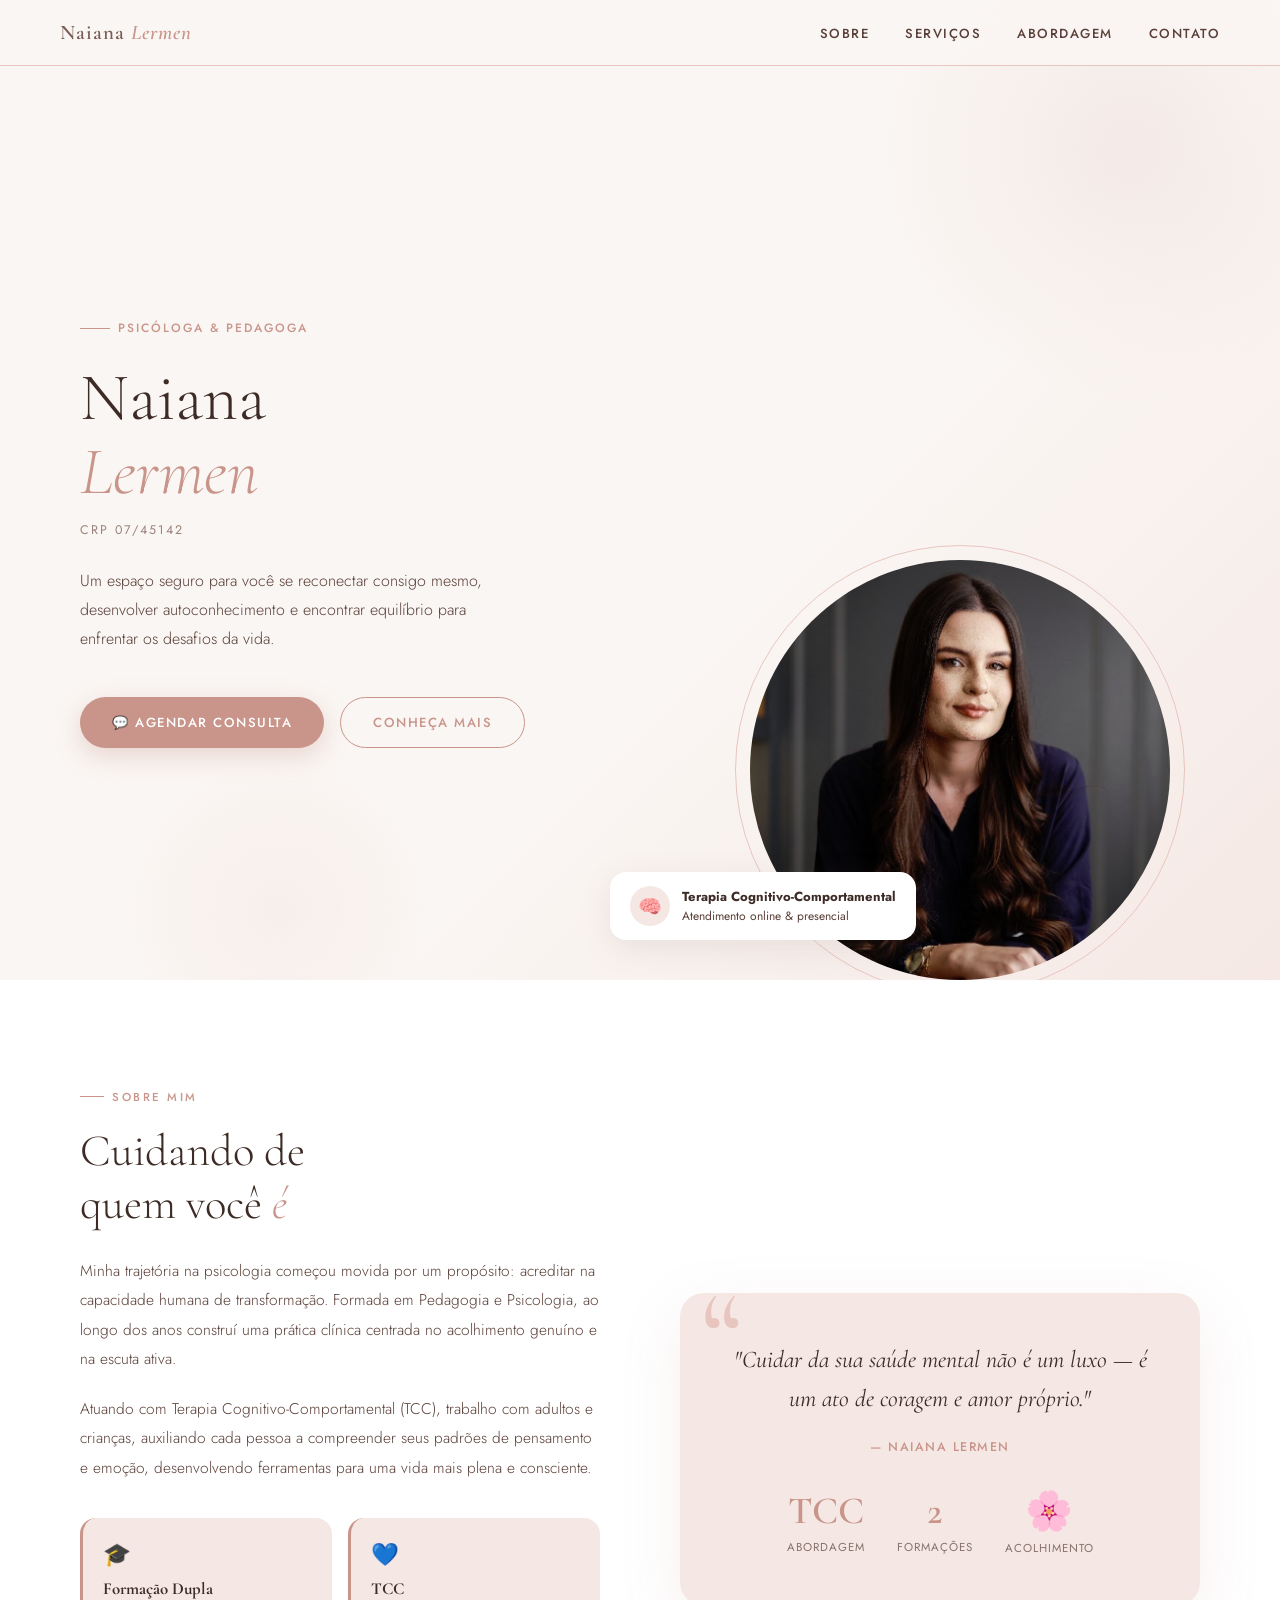
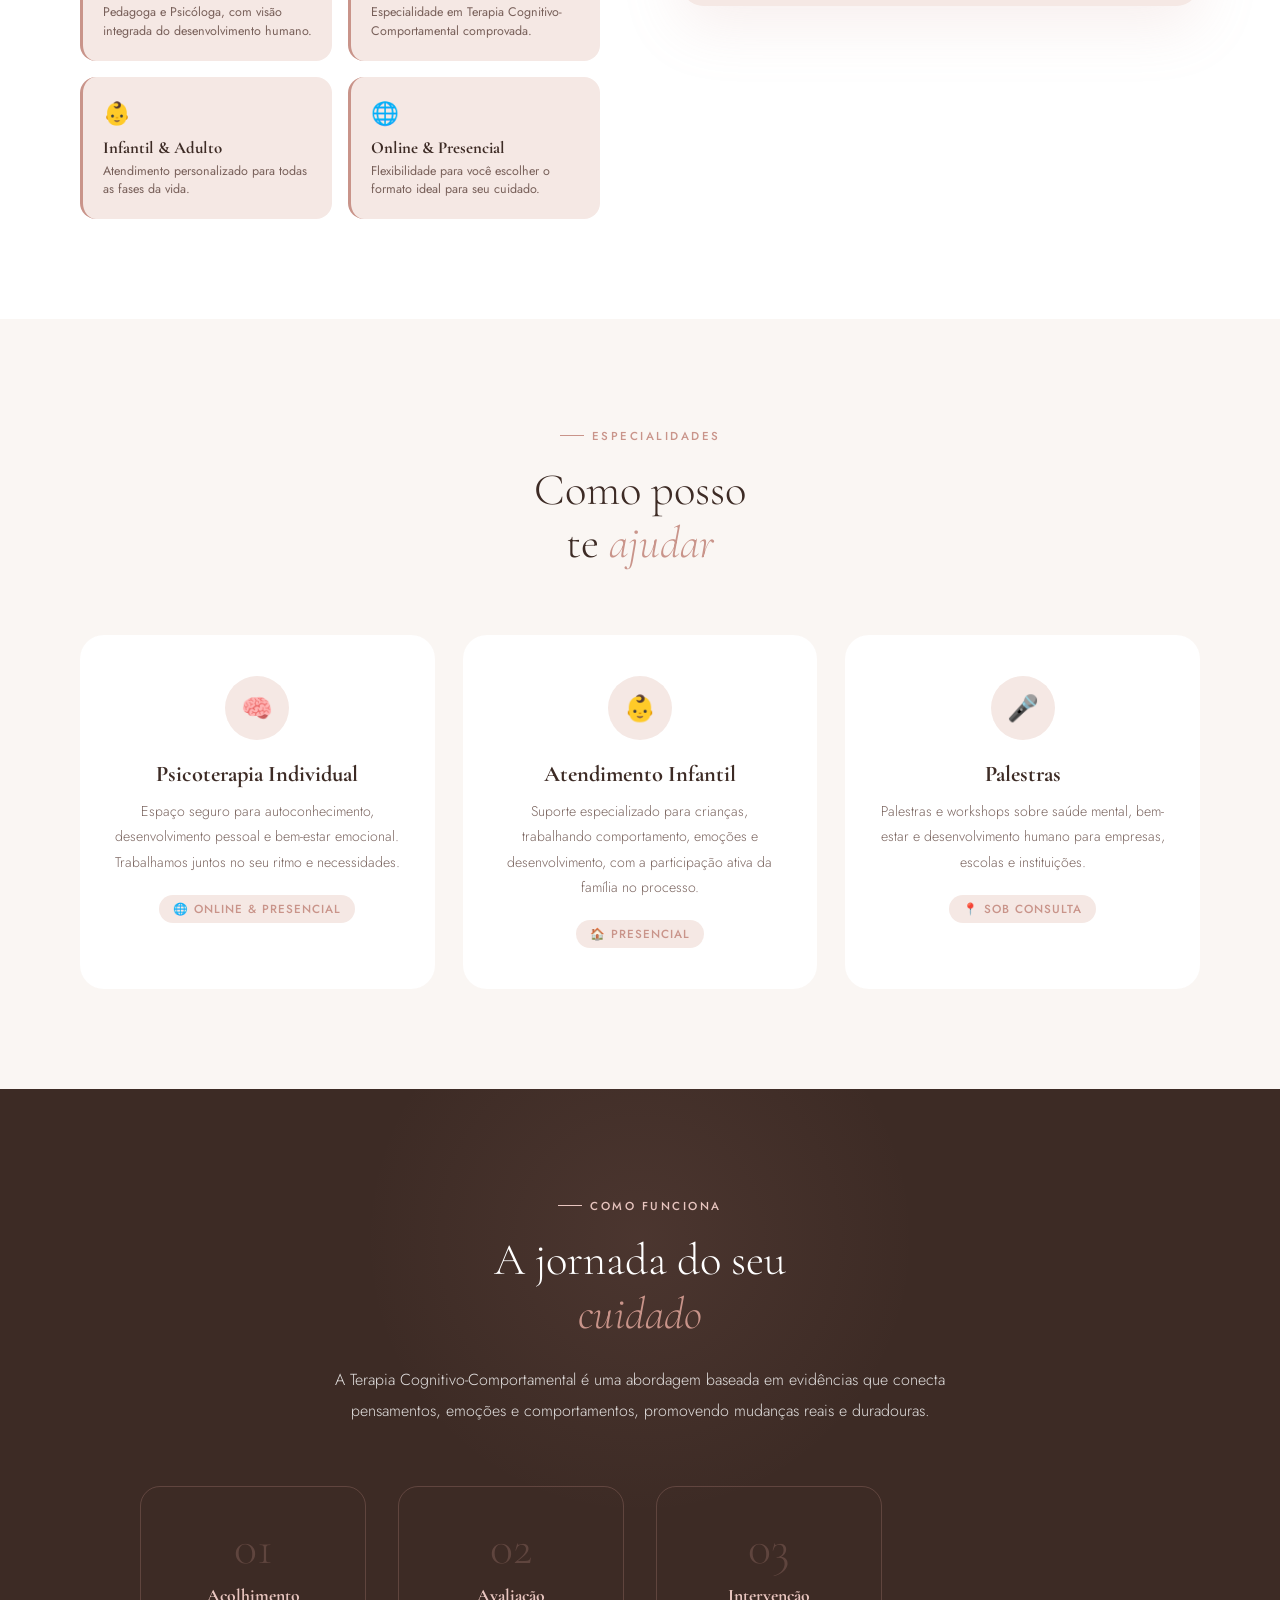
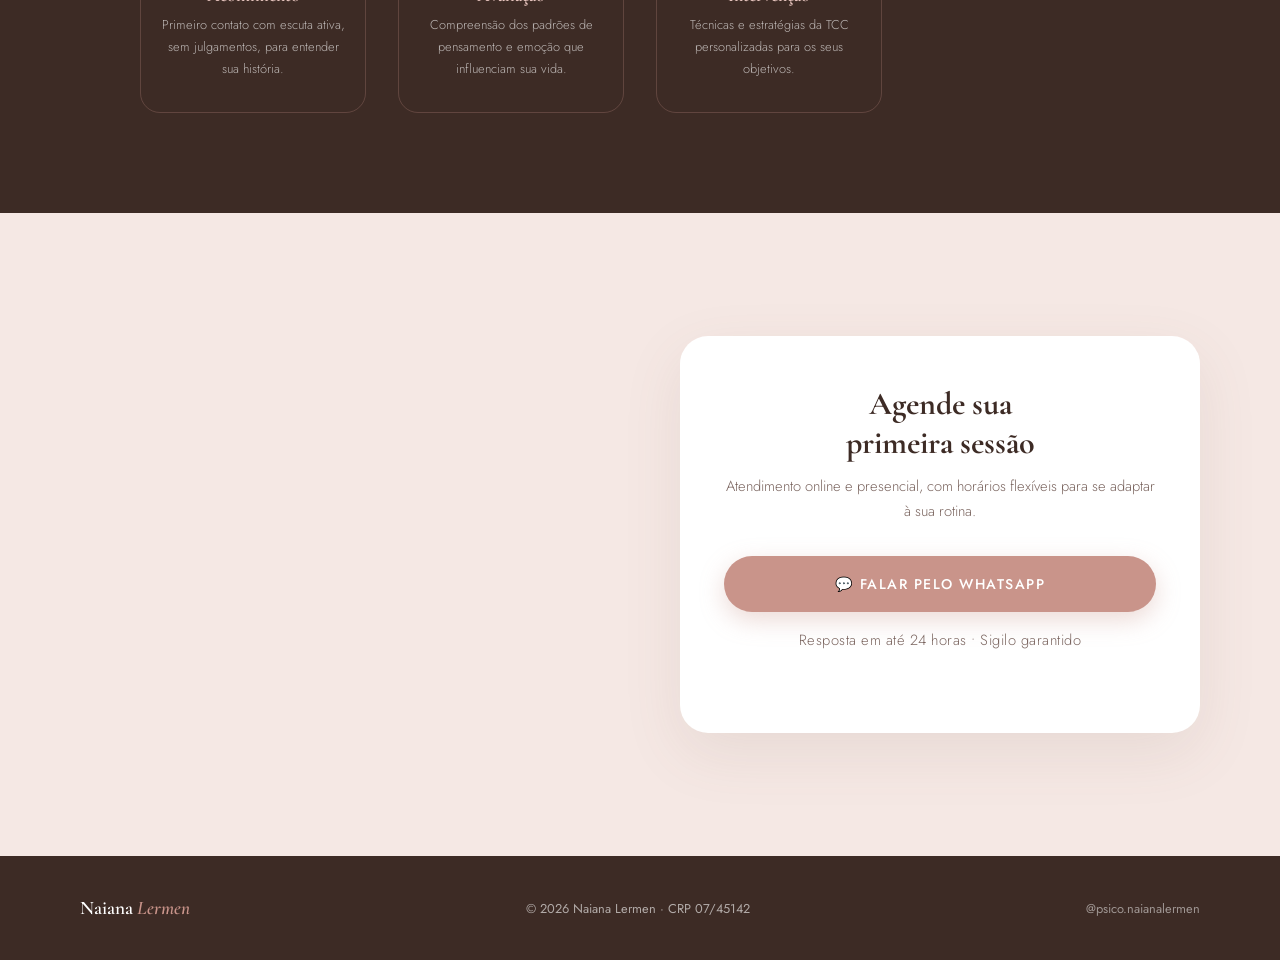
<file: projetos/naiana-lermen.html>
<!DOCTYPE html>
<html lang="pt-BR">
<head>
<meta charset="UTF-8">
<meta name="viewport" content="width=device-width, initial-scale=1.0">
<title>Naiana Lermen | Psicóloga</title>
<link href="https://fonts.googleapis.com/css2?family=Cormorant+Garamond:ital,wght@0,300;0,400;0,600;1,300;1,400&family=Jost:wght@300;400;500&display=swap" rel="stylesheet">
<style>
  :root {
    --rose: #c9948a;
    --rose-light: #e8c5bf;
    --blush: #f5e8e4;
    --cream: #faf6f3;
    --warm-beige: #ede0d6;
    --brown: #7a5c52;
    --dark: #3d2b25;
    --text: #5a3f38;
  }

  * { margin: 0; padding: 0; box-sizing: border-box; }

  html { scroll-behavior: smooth; }

  body {
    font-family: 'Jost', sans-serif;
    background: var(--cream);
    color: var(--text);
    overflow-x: hidden;
  }

  /* NAV */
  nav {
    position: fixed;
    top: 0; left: 0; right: 0;
    z-index: 100;
    padding: 20px 60px;
    display: flex;
    justify-content: space-between;
    align-items: center;
    background: rgba(250,246,243,0.92);
    backdrop-filter: blur(12px);
    border-bottom: 1px solid var(--rose-light);
  }
  .nav-logo {
    font-family: 'Cormorant Garamond', serif;
    font-size: 1.3rem;
    font-weight: 600;
    color: var(--brown);
    letter-spacing: 1px;
  }
  .nav-logo span { color: var(--rose); font-style: italic; }
  .nav-links { display: flex; gap: 36px; list-style: none; }
  .nav-links a {
    font-size: 0.82rem;
    letter-spacing: 1.5px;
    text-transform: uppercase;
    color: var(--text);
    text-decoration: none;
    font-weight: 500;
    transition: color 0.3s;
  }
  .nav-links a:hover { color: var(--rose); }

  /* HERO */
  .hero {
    min-height: 100vh;
    display: grid;
    grid-template-columns: 1fr 1fr;
    align-items: center;
    padding-top: 80px;
    background: linear-gradient(135deg, var(--cream) 60%, var(--blush) 100%);
    position: relative;
    overflow: hidden;
  }
  .hero::before {
    content: '';
    position: absolute;
    top: -100px; right: -100px;
    width: 500px; height: 500px;
    border-radius: 50%;
    background: radial-gradient(circle, rgba(201,148,138,0.12) 0%, transparent 70%);
    pointer-events: none;
  }
  .hero::after {
    content: '';
    position: absolute;
    bottom: -80px; left: 10%;
    width: 300px; height: 300px;
    border-radius: 50%;
    background: radial-gradient(circle, rgba(232,197,191,0.15) 0%, transparent 70%);
    pointer-events: none;
  }

  .hero-text {
    padding: 80px 60px 80px 80px;
    animation: fadeInLeft 1s ease both;
  }
  .hero-tag {
    display: inline-flex;
    align-items: center;
    gap: 8px;
    font-size: 0.75rem;
    letter-spacing: 2px;
    text-transform: uppercase;
    color: var(--rose);
    font-weight: 500;
    margin-bottom: 24px;
  }
  .hero-tag::before {
    content: '';
    display: block;
    width: 30px; height: 1px;
    background: var(--rose);
  }
  .hero h1 {
    font-family: 'Cormorant Garamond', serif;
    font-size: 4.2rem;
    font-weight: 300;
    line-height: 1.1;
    color: var(--dark);
    margin-bottom: 12px;
  }
  .hero h1 em {
    font-style: italic;
    color: var(--rose);
  }
  .hero-crp {
    font-size: 0.78rem;
    letter-spacing: 2px;
    color: var(--brown);
    text-transform: uppercase;
    margin-bottom: 28px;
    opacity: 0.75;
  }
  .hero-desc {
    font-size: 1rem;
    line-height: 1.8;
    color: var(--text);
    font-weight: 300;
    max-width: 440px;
    margin-bottom: 44px;
  }

  .hero-btns { display: flex; gap: 16px; flex-wrap: wrap; }

  .btn-primary {
    display: inline-flex;
    align-items: center;
    gap: 10px;
    background: var(--rose);
    color: #fff;
    text-decoration: none;
    padding: 15px 32px;
    border-radius: 50px;
    font-size: 0.82rem;
    letter-spacing: 1.5px;
    text-transform: uppercase;
    font-weight: 500;
    transition: all 0.3s;
    box-shadow: 0 8px 24px rgba(201,148,138,0.35);
  }
  .btn-primary:hover {
    background: var(--brown);
    box-shadow: 0 12px 32px rgba(122,92,82,0.3);
    transform: translateY(-2px);
  }
  .btn-secondary {
    display: inline-flex;
    align-items: center;
    gap: 10px;
    background: transparent;
    color: var(--rose);
    text-decoration: none;
    padding: 15px 32px;
    border-radius: 50px;
    font-size: 0.82rem;
    letter-spacing: 1.5px;
    text-transform: uppercase;
    font-weight: 500;
    border: 1.5px solid var(--rose);
    transition: all 0.3s;
  }
  .btn-secondary:hover {
    background: var(--blush);
    transform: translateY(-2px);
  }

  .hero-image {
    position: relative;
    height: 100vh;
    display: flex;
    align-items: flex-end;
    justify-content: center;
    animation: fadeInRight 1s ease 0.3s both;
    padding-bottom: 0;
  }
  .hero-image-frame {
    position: relative;
    width: 420px;
    height: 420px;
  }
  .hero-image-frame::before {
    content: '';
    position: absolute;
    top: -20px; left: -20px; right: 20px; bottom: 20px;
    border: 1.5px solid var(--rose-light);
    border-radius: 50%;
    top: -15px; left: -15px; right: -15px; bottom: -15px;
    z-index: 0;
  }
  .hero-image-frame img {
    position: relative;
    z-index: 1;
    width: 100%;
    height: 100%;
    object-fit: cover;
    object-position: top center;
    border-radius: 50%;
    filter: sepia(8%) saturate(90%);
  }
  .hero-badge {
    position: absolute;
    bottom: 40px;
    left: -30px;
    z-index: 2;
    background: #fff;
    padding: 14px 20px;
    border-radius: 16px;
    box-shadow: 0 8px 32px rgba(122,92,82,0.12);
    display: flex;
    align-items: center;
    gap: 12px;
    animation: fadeInUp 1s ease 0.8s both;
  }
  .hero-badge-icon {
    width: 40px; height: 40px;
    background: var(--blush);
    border-radius: 50%;
    display: flex;
    align-items: center;
    justify-content: center;
    font-size: 1.2rem;
  }
  .hero-badge-text { font-size: 0.75rem; line-height: 1.5; }
  .hero-badge-text strong { display: block; color: var(--dark); font-size: 0.82rem; }

  /* DIVIDER */
  .divider {
    display: flex;
    align-items: center;
    gap: 24px;
    padding: 0 80px;
    margin: 0;
  }
  .divider-line { flex: 1; height: 1px; background: var(--rose-light); }
  .divider-icon { color: var(--rose); font-size: 1.2rem; }

  /* SOBRE */
  .sobre {
    padding: 100px 80px;
    background: #fff;
    display: grid;
    grid-template-columns: 1fr 1fr;
    gap: 80px;
    align-items: center;
  }
  .sobre-content {}
  .section-tag {
    display: inline-flex;
    align-items: center;
    gap: 8px;
    font-size: 0.72rem;
    letter-spacing: 2.5px;
    text-transform: uppercase;
    color: var(--rose);
    font-weight: 500;
    margin-bottom: 20px;
  }
  .section-tag::before {
    content: '';
    display: block;
    width: 24px; height: 1px;
    background: var(--rose);
  }
  .section-title {
    font-family: 'Cormorant Garamond', serif;
    font-size: 2.8rem;
    font-weight: 300;
    color: var(--dark);
    line-height: 1.2;
    margin-bottom: 24px;
  }
  .section-title em { font-style: italic; color: var(--rose); }
  .sobre-text {
    font-size: 0.97rem;
    line-height: 1.9;
    font-weight: 300;
    color: var(--text);
    margin-bottom: 20px;
  }
  .sobre-cards {
    display: grid;
    grid-template-columns: 1fr 1fr;
    gap: 16px;
    margin-top: 36px;
  }
  .sobre-card {
    background: var(--blush);
    padding: 20px;
    border-radius: 16px;
    border-left: 3px solid var(--rose);
  }
  .sobre-card-icon { font-size: 1.4rem; margin-bottom: 8px; }
  .sobre-card h4 {
    font-family: 'Cormorant Garamond', serif;
    font-size: 1.05rem;
    color: var(--dark);
    margin-bottom: 4px;
  }
  .sobre-card p { font-size: 0.78rem; line-height: 1.5; color: var(--text); opacity: 0.8; }

  .sobre-visual {
    position: relative;
    display: flex;
    align-items: center;
    justify-content: center;
  }
  .sobre-quote-card {
    background: var(--blush);
    border-radius: 24px;
    padding: 48px 40px;
    position: relative;
    text-align: center;
    box-shadow: 0 20px 60px rgba(201,148,138,0.15);
  }
  .sobre-quote-card::before {
    content: '\201C';
    font-family: 'Cormorant Garamond', serif;
    font-size: 8rem;
    color: var(--rose-light);
    position: absolute;
    top: -20px; left: 20px;
    line-height: 1;
  }
  .sobre-quote {
    font-family: 'Cormorant Garamond', serif;
    font-size: 1.5rem;
    font-style: italic;
    color: var(--dark);
    line-height: 1.6;
    margin-bottom: 20px;
  }
  .sobre-quote-author {
    font-size: 0.78rem;
    letter-spacing: 1.5px;
    text-transform: uppercase;
    color: var(--rose);
    font-weight: 500;
  }
  .sobre-stats {
    display: flex;
    justify-content: center;
    gap: 32px;
    margin-top: 32px;
  }
  .stat { text-align: center; }
  .stat-num {
    font-family: 'Cormorant Garamond', serif;
    font-size: 2.4rem;
    font-weight: 600;
    color: var(--rose);
    display: block;
  }
  .stat-label { font-size: 0.72rem; letter-spacing: 1px; text-transform: uppercase; color: var(--text); opacity: 0.7; }

  /* SERVIÇOS */
  .servicos {
    padding: 100px 80px;
    background: var(--cream);
  }
  .servicos-header { text-align: center; margin-bottom: 64px; }
  .servicos-grid {
    display: grid;
    grid-template-columns: repeat(3, 1fr);
    gap: 28px;
  }
  .servico-card {
    background: #fff;
    border-radius: 24px;
    padding: 40px 32px;
    text-align: center;
    transition: all 0.4s;
    position: relative;
    overflow: hidden;
    border: 1.5px solid transparent;
  }
  .servico-card::after {
    content: '';
    position: absolute;
    bottom: 0; left: 0; right: 0;
    height: 3px;
    background: var(--rose);
    transform: scaleX(0);
    transition: transform 0.3s;
  }
  .servico-card:hover {
    transform: translateY(-8px);
    border-color: var(--rose-light);
    box-shadow: 0 20px 60px rgba(201,148,138,0.18);
  }
  .servico-card:hover::after { transform: scaleX(1); }
  .servico-icon {
    width: 64px; height: 64px;
    background: var(--blush);
    border-radius: 50%;
    display: flex;
    align-items: center;
    justify-content: center;
    font-size: 1.6rem;
    margin: 0 auto 20px;
  }
  .servico-card h3 {
    font-family: 'Cormorant Garamond', serif;
    font-size: 1.4rem;
    color: var(--dark);
    margin-bottom: 12px;
  }
  .servico-card p {
    font-size: 0.88rem;
    line-height: 1.8;
    color: var(--text);
    opacity: 0.8;
    font-weight: 300;
  }
  .servico-modality {
    display: inline-flex;
    align-items: center;
    gap: 6px;
    margin-top: 20px;
    font-size: 0.73rem;
    letter-spacing: 1px;
    text-transform: uppercase;
    color: var(--rose);
    font-weight: 500;
    background: var(--blush);
    padding: 6px 14px;
    border-radius: 50px;
  }

  /* ABORDAGEM */
  .abordagem {
    padding: 100px 80px;
    background: var(--dark);
    color: #fff;
    text-align: center;
    position: relative;
    overflow: hidden;
  }
  .abordagem::before {
    content: '';
    position: absolute;
    top: -150px; left: 50%;
    transform: translateX(-50%);
    width: 600px; height: 600px;
    background: radial-gradient(circle, rgba(201,148,138,0.1) 0%, transparent 65%);
    pointer-events: none;
  }
  .abordagem .section-tag { justify-content: center; color: var(--rose-light); }
  .abordagem .section-tag::before { background: var(--rose-light); }
  .abordagem .section-title { color: #fff; }
  .abordagem-text {
    font-size: 1rem;
    line-height: 1.9;
    font-weight: 300;
    max-width: 680px;
    margin: 0 auto 60px;
    opacity: 0.85;
  }
  .abordagem-steps {
    display: grid;
    grid-template-columns: repeat(4, 1fr);
    gap: 32px;
    max-width: 1000px;
    margin: 0 auto;
  }
  .step {
    position: relative;
    padding: 32px 20px;
    border: 1px solid rgba(201,148,138,0.25);
    border-radius: 20px;
    transition: all 0.3s;
  }
  .step:hover {
    border-color: var(--rose);
    background: rgba(201,148,138,0.05);
    transform: translateY(-4px);
  }
  .step-num {
    font-family: 'Cormorant Garamond', serif;
    font-size: 3rem;
    font-weight: 300;
    color: rgba(201,148,138,0.25);
    display: block;
    margin-bottom: 8px;
  }
  .step h4 {
    font-family: 'Cormorant Garamond', serif;
    font-size: 1.1rem;
    color: var(--rose-light);
    margin-bottom: 8px;
  }
  .step p { font-size: 0.8rem; line-height: 1.7; opacity: 0.65; font-weight: 300; }

  /* CONTATO */
  .contato {
    padding: 100px 80px;
    background: var(--blush);
    display: grid;
    grid-template-columns: 1fr 1fr;
    gap: 80px;
    align-items: center;
  }
  .contato-info {}
  .contato-info .section-title { margin-bottom: 16px; }
  .contato-desc {
    font-size: 0.97rem;
    line-height: 1.8;
    font-weight: 300;
    margin-bottom: 40px;
    opacity: 0.85;
  }
  .contato-items { display: flex; flex-direction: column; gap: 20px; }
  .contato-item {
    display: flex;
    align-items: center;
    gap: 16px;
    background: #fff;
    padding: 18px 24px;
    border-radius: 16px;
    text-decoration: none;
    color: var(--text);
    transition: all 0.3s;
    box-shadow: 0 4px 16px rgba(122,92,82,0.06);
  }
  .contato-item:hover {
    transform: translateX(6px);
    box-shadow: 0 8px 24px rgba(122,92,82,0.12);
  }
  .contato-item-icon {
    width: 44px; height: 44px;
    background: var(--blush);
    border-radius: 12px;
    display: flex;
    align-items: center;
    justify-content: center;
    font-size: 1.2rem;
    flex-shrink: 0;
  }
  .contato-item-text span {
    display: block;
    font-size: 0.72rem;
    letter-spacing: 1px;
    text-transform: uppercase;
    color: var(--rose);
    font-weight: 500;
    margin-bottom: 2px;
  }
  .contato-item-text strong { font-size: 0.92rem; color: var(--dark); font-weight: 500; }

  .contato-cta {
    background: #fff;
    border-radius: 28px;
    padding: 48px 44px;
    box-shadow: 0 20px 60px rgba(122,92,82,0.1);
    text-align: center;
  }
  .contato-cta h3 {
    font-family: 'Cormorant Garamond', serif;
    font-size: 2rem;
    color: var(--dark);
    margin-bottom: 12px;
  }
  .contato-cta p {
    font-size: 0.92rem;
    line-height: 1.7;
    font-weight: 300;
    margin-bottom: 32px;
    opacity: 0.8;
  }
  .contato-cta .btn-primary {
    width: 100%;
    justify-content: center;
    font-size: 0.88rem;
    padding: 18px 32px;
  }
  .cta-note {
    font-size: 0.75rem;
    opacity: 0.55;
    margin-top: 16px;
    letter-spacing: 0.5px;
  }

  /* FOOTER */
  footer {
    background: var(--dark);
    color: rgba(255,255,255,0.6);
    padding: 40px 80px;
    display: flex;
    justify-content: space-between;
    align-items: center;
    font-size: 0.8rem;
  }
  .footer-logo {
    font-family: 'Cormorant Garamond', serif;
    font-size: 1.2rem;
    font-weight: 600;
    color: #fff;
  }
  .footer-logo span { color: var(--rose); font-style: italic; }
  footer a { color: rgba(255,255,255,0.5); text-decoration: none; }
  footer a:hover { color: var(--rose); }

  /* ANIMATIONS */
  @keyframes fadeInLeft {
    from { opacity: 0; transform: translateX(-40px); }
    to { opacity: 1; transform: translateX(0); }
  }
  @keyframes fadeInRight {
    from { opacity: 0; transform: translateX(40px); }
    to { opacity: 1; transform: translateX(0); }
  }
  @keyframes fadeInUp {
    from { opacity: 0; transform: translateY(20px); }
    to { opacity: 1; transform: translateY(0); }
  }

  /* SCROLL REVEAL */
  .reveal {
    opacity: 0;
    transform: translateY(30px);
    transition: opacity 0.7s ease, transform 0.7s ease;
  }
  .reveal.visible {
    opacity: 1;
    transform: translateY(0);
  }

  @media (max-width: 900px) {
    /* NAV */
    nav { padding: 14px 20px; }
    .nav-links { display: none; }
    .nav-logo { font-size: 1.1rem; }

    /* HERO */
    .hero {
      grid-template-columns: 1fr;
      min-height: auto;
      text-align: center;
    }
    .hero-text {
      padding: 100px 24px 32px;
      order: 2;
    }
    .hero-tag { justify-content: center; }
    .hero h1 { font-size: 2.6rem; }
    .hero-desc { margin: 0 auto 32px; font-size: 0.93rem; }
    .hero-btns { justify-content: center; flex-direction: column; align-items: center; }
    .btn-primary, .btn-secondary { width: 100%; max-width: 320px; justify-content: center; }

    .hero-image {
      order: 1;
      height: auto;
      padding: 80px 24px 24px;
      justify-content: center;
    }
    .hero-image-frame {
      width: 240px;
      height: 240px;
    }
    .hero-badge {
      position: static;
      margin-top: 16px;
      width: 100%;
      max-width: 320px;
    }

    /* SOBRE */
    .sobre {
      grid-template-columns: 1fr;
      gap: 40px;
      padding: 60px 24px;
    }
    .sobre-cards { grid-template-columns: 1fr 1fr; }
    .section-title { font-size: 2.2rem; }

    /* SERVIÇOS */
    .servicos { padding: 60px 24px; }
    .servicos-grid { grid-template-columns: 1fr; gap: 20px; }
    .servico-card { padding: 28px 24px; }

    /* ABORDAGEM */
    .abordagem { padding: 60px 24px; }
    .abordagem-steps { grid-template-columns: 1fr 1fr; gap: 16px; }
    .step { padding: 24px 16px; }
    .step-num { font-size: 2rem; }

    /* CONTATO */
    .contato {
      grid-template-columns: 1fr;
      gap: 40px;
      padding: 60px 24px;
    }
    .contato-cta { padding: 32px 24px; }
    .contato-cta .btn-primary { font-size: 0.82rem; padding: 16px 24px; }

    /* FOOTER */
    footer { flex-direction: column; gap: 10px; padding: 28px 24px; text-align: center; }
  }

  @media (max-width: 480px) {
    .hero h1 { font-size: 2.1rem; }
    .sobre-cards { grid-template-columns: 1fr; }
    .abordagem-steps { grid-template-columns: 1fr; }
    .hero-image-frame { width: 200px; height: 200px; }
    .sobre-stats { gap: 20px; }
    .stat-num { font-size: 1.8rem; }
    .section-title { font-size: 1.9rem; }
    .sobre-quote { font-size: 1.2rem; }
    .sobre-quote-card { padding: 36px 24px; }
    .contato-cta h3 { font-size: 1.6rem; }
  }
</style>
</head>
<body>

<!-- NAV -->
<nav>
  <div class="nav-logo">Naiana <span>Lermen</span></div>
  <ul class="nav-links">
    <li><a href="#sobre">Sobre</a></li>
    <li><a href="#servicos">Serviços</a></li>
    <li><a href="#abordagem">Abordagem</a></li>
    <li><a href="#contato">Contato</a></li>
  </ul>
</nav>

<!-- HERO -->
<section class="hero">
  <div class="hero-text">
    <div class="hero-tag">Psicóloga & Pedagoga</div>
    <h1>Naiana<br><em>Lermen</em></h1>
    <p class="hero-crp">CRP 07/45142</p>
    <p class="hero-desc">
      Um espaço seguro para você se reconectar consigo mesmo, desenvolver autoconhecimento e encontrar equilíbrio para enfrentar os desafios da vida.
    </p>
    <div class="hero-btns">
      <a href="https://wa.me/5551995442992" target="_blank" class="btn-primary">
        💬 Agendar consulta
      </a>
      <a href="#sobre" class="btn-secondary">
        Conheça mais
      </a>
    </div>
  </div>

  <div class="hero-image">
    <div class="hero-image-frame">
      <img src="[data-uri]" alt="Naiana Lermen - Psicóloga">
    </div>
    <div class="hero-badge">
      <div class="hero-badge-icon">🧠</div>
      <div class="hero-badge-text">
        <strong>Terapia Cognitivo-Comportamental</strong>
        Atendimento online & presencial
      </div>
    </div>
  </div>
</section>

<!-- SOBRE -->
<section class="sobre" id="sobre">
  <div class="sobre-content reveal">
    <div class="section-tag">Sobre mim</div>
    <h2 class="section-title">Cuidando de<br>quem você <em>é</em></h2>
    <p class="sobre-text">
      Minha trajetória na psicologia começou movida por um propósito: acreditar na capacidade humana de transformação. Formada em Pedagogia e Psicologia, ao longo dos anos construí uma prática clínica centrada no acolhimento genuíno e na escuta ativa.
    </p>
    <p class="sobre-text">
      Atuando com Terapia Cognitivo-Comportamental (TCC), trabalho com adultos e crianças, auxiliando cada pessoa a compreender seus padrões de pensamento e emoção, desenvolvendo ferramentas para uma vida mais plena e consciente.
    </p>
    <div class="sobre-cards">
      <div class="sobre-card">
        <div class="sobre-card-icon">🎓</div>
        <h4>Formação Dupla</h4>
        <p>Pedagoga e Psicóloga, com visão integrada do desenvolvimento humano.</p>
      </div>
      <div class="sobre-card">
        <div class="sobre-card-icon">💙</div>
        <h4>TCC</h4>
        <p>Especialidade em Terapia Cognitivo-Comportamental comprovada.</p>
      </div>
      <div class="sobre-card">
        <div class="sobre-card-icon">👶</div>
        <h4>Infantil & Adulto</h4>
        <p>Atendimento personalizado para todas as fases da vida.</p>
      </div>
      <div class="sobre-card">
        <div class="sobre-card-icon">🌐</div>
        <h4>Online & Presencial</h4>
        <p>Flexibilidade para você escolher o formato ideal para seu cuidado.</p>
      </div>
    </div>
  </div>

  <div class="sobre-visual reveal">
    <div class="sobre-quote-card">
      <p class="sobre-quote">
        "Cuidar da sua saúde mental não é um luxo — é um ato de coragem e amor próprio."
      </p>
      <p class="sobre-quote-author">— Naiana Lermen</p>
      <div class="sobre-stats">
        <div class="stat">
          <span class="stat-num">TCC</span>
          <span class="stat-label">Abordagem</span>
        </div>
        <div class="stat">
          <span class="stat-num">2</span>
          <span class="stat-label">Formações</span>
        </div>
        <div class="stat">
          <span class="stat-num">🌸</span>
          <span class="stat-label">Acolhimento</span>
        </div>
      </div>
    </div>
  </div>
</section>

<!-- SERVIÇOS -->
<section class="servicos" id="servicos">
  <div class="servicos-header reveal">
    <div class="section-tag" style="justify-content:center;">Especialidades</div>
    <h2 class="section-title">Como posso<br>te <em>ajudar</em></h2>
  </div>

  <div class="servicos-grid">
    <div class="servico-card reveal">
      <div class="servico-icon">🧠</div>
      <h3>Psicoterapia Individual</h3>
      <p>Espaço seguro para autoconhecimento, desenvolvimento pessoal e bem-estar emocional. Trabalhamos juntos no seu ritmo e necessidades.</p>
      <span class="servico-modality">🌐 Online & Presencial</span>
    </div>
    <div class="servico-card reveal">
      <div class="servico-icon">👶</div>
      <h3>Atendimento Infantil</h3>
      <p>Suporte especializado para crianças, trabalhando comportamento, emoções e desenvolvimento, com a participação ativa da família no processo.</p>
      <span class="servico-modality">🏠 Presencial</span>
    </div>
    <div class="servico-card reveal">
      <div class="servico-icon">🎤</div>
      <h3>Palestras</h3>
      <p>Palestras e workshops sobre saúde mental, bem-estar e desenvolvimento humano para empresas, escolas e instituições.</p>
      <span class="servico-modality">📍 Sob consulta</span>
    </div>
  </div>
</section>

<!-- ABORDAGEM -->
<section class="abordagem" id="abordagem">
  <div class="reveal">
    <div class="section-tag">Como funciona</div>
    <h2 class="section-title">A jornada do seu<br><em>cuidado</em></h2>
    <p class="abordagem-text">
      A Terapia Cognitivo-Comportamental é uma abordagem baseada em evidências que conecta pensamentos, emoções e comportamentos, promovendo mudanças reais e duradouras.
    </p>
  </div>

  <div class="abordagem-steps">
    <div class="step reveal">
      <span class="step-num">01</span>
      <h4>Acolhimento</h4>
      <p>Primeiro contato com escuta ativa, sem julgamentos, para entender sua história.</p>
    </div>
    <div class="step reveal">
      <span class="step-num">02</span>
      <h4>Avaliação</h4>
      <p>Compreensão dos padrões de pensamento e emoção que influenciam sua vida.</p>
    </div>
    <div class="step reveal">
      <span class="step-num">03</span>
      <h4>Intervenção</h4>
      <p>Técnicas e estratégias da TCC personalizadas para os seus objetivos.</p>
    </div>
    <div class="step reveal">
      <span class="step-num">04</span>
      <h4>Transformação</h4>
      <p>Desenvolvimento de autonomia e ferramentas para uma vida mais plena.</p>
    </div>
  </div>
</section>

<!-- CONTATO -->
<section class="contato" id="contato">
  <div class="contato-info reveal">
    <div class="section-tag">Contato</div>
    <h2 class="section-title">Vamos conversar<br>sobre <em>você?</em></h2>
    <p class="contato-desc">
      O primeiro passo pode ser o mais difícil, mas estou aqui para caminhar junto com você. Entre em contato para agendar sua sessão.
    </p>
    <div class="contato-items">
      <a href="https://wa.me/5551995442992" target="_blank" class="contato-item">
        <div class="contato-item-icon">💬</div>
        <div class="contato-item-text">
          <span>WhatsApp</span>
          <strong>(51) 99544-2992</strong>
        </div>
      </a>
      <a href="https://instagram.com/psico.naianalermen" target="_blank" class="contato-item">
        <div class="contato-item-icon">📸</div>
        <div class="contato-item-text">
          <span>Instagram</span>
          <strong>@psico.naianalermen</strong>
        </div>
      </a>
    </div>
  </div>

  <div class="contato-cta reveal">
    <h3>Agende sua<br>primeira sessão</h3>
    <p>Atendimento online e presencial, com horários flexíveis para se adaptar à sua rotina.</p>
    <a href="https://wa.me/5551995442992?text=Olá%20Naiana!%20Gostaria%20de%20agendar%20uma%20consulta." target="_blank" class="btn-primary">
      💬 Falar pelo WhatsApp
    </a>
    <p class="cta-note">Resposta em até 24 horas • Sigilo garantido</p>
  </div>
</section>

<!-- FOOTER -->
<footer>
  <div class="footer-logo">Naiana <span>Lermen</span></div>
  <p>© 2026 Naiana Lermen · CRP 07/45142</p>
  <a href="https://instagram.com/psico.naianalermen" target="_blank">@psico.naianalermen</a>
</footer>

<script>
  // Scroll reveal
  const reveals = document.querySelectorAll('.reveal');
  const observer = new IntersectionObserver((entries) => {
    entries.forEach((entry, i) => {
      if (entry.isIntersecting) {
        setTimeout(() => entry.target.classList.add('visible'), i * 80);
      }
    });
  }, { threshold: 0.1 });
  reveals.forEach(el => observer.observe(el));
</script>

</body>
</html>
</file>
